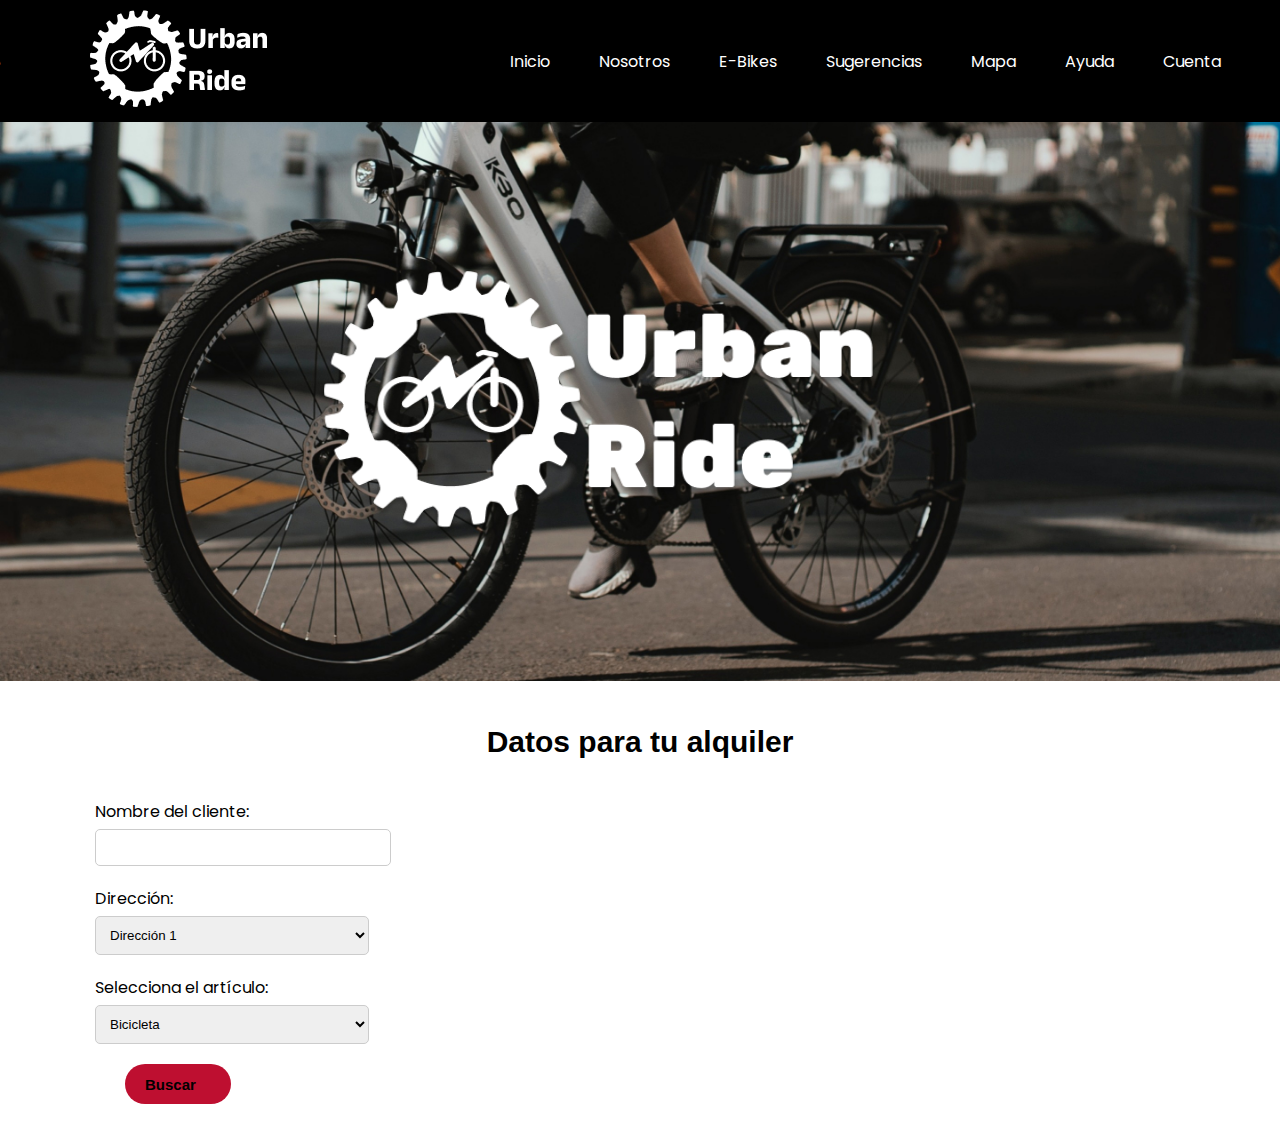
<file: UrbanRide/alquiler.html>
<!DOCTYPE html>
<html lang="en">
<head>
    <meta charset="UTF-8">
    <meta name="viewport" content="width=device-width, initial-scale=1.0">
    <link rel="stylesheet" type="text/css" href="css/alquiler.css">
    <link rel="stylesheet" href="https://cdnjs.cloudflare.com/ajax/libs/font-awesome/6.4.2/css/all.min.css">
    <title>UrbanRide - eBikes</title>
</head>
<body>

    <!-- Cabecera principal y menu de navegacion-->
    <header class="cabeceraPrincipal">
        <img class="logoWh" src="images/logoWh.png">
        <nav class="menuPrincipal">
            <a href="inicio.html">Inicio</a>
            <a href="nosotros.html">Nosotros</a>
            <a href="eBikes.html">E-Bikes</a>
            <a href="">Sugerencias</a>
            <a href="">Mapa</a>
            <a href="Ayuda.html">Ayuda</a>
            <a href="login.html"><i class="fa-solid fa-user"></i> Cuenta</a>
        </nav>
    </header>

    <!-- Contenido de la pagina web-->

    <article class="eBike">
        <img src="images/eBike.jpg">
        <img src="images/logo2.png" class="logo">
    </article>

    <section class="titulos">
        <h3>Datos para tu alquiler</h3>
    </section>

    <section class="rent">
        <form action="#" method="post" id="alquiler-form">
            <section class="form-group">
                <label for="nombre">Nombre del cliente:</label>
                <input type="text" id="nombre" name="nombre" required>
            </section>

            <section class="form-group">
                <label for="direccion">Dirección:</label>
                <select id="direccion" name="direccion" required>
                    <option value="direccion1">Dirección 1</option>
                    <option value="direccion2">Dirección 2</option>
                    <!-- Agrega más opciones según sea necesario -->
                </select>
            </section>

            <section class="form-group">
                <label for="articulo">Selecciona el artículo:</label>
                <select id="articulo" name="articulo" required>
                    <option value="bicicleta">Bicicleta</option>
                    <option value="scooter">Scooter</option>
                    <!-- Agrega más opciones según sea necesario -->
                </select>
            </section>

            <section class="form-group">
                <button type="submit">Buscar</button>
            </section>
        </form>

        <section class="resultados" id="resultados">
            <!-- Resultados -->
        </section>
    </section>

    <script>
        document.getElementById('alquiler-form').addEventListener('submit', function (event) {
        event.preventDefault(); // Evitar que el formulario se envíe
    
        // Simulación de resultados de búsqueda
        var resultados = [
            { imagen: 'ruta_imagen1.jpg', codigo: 'ABC123', estado: 'Disponible', bateria: 80, estrellas: 4 },
            { imagen: 'ruta_imagen2.jpg', codigo: 'XYZ456', estado: 'En uso', bateria: 60, estrellas: 5 },
        ];
    
        mostrarResultados(resultados);
        });
    
        function mostrarResultados(resultados) {
        var resultadosContainer = document.getElementById('resultados');
        resultadosContainer.innerHTML = ''; // Limpiar los resultados anteriores
    
        resultados.forEach(function (resultado) {
            var card = document.createElement('section');
            card.className = 'bikeCard';
    
            // Crear elementos para cada propiedad del resultado
            var imagen = document.createElement('img');
            imagen.src = resultado.imagen;
            var codigo = document.createElement('p');
            codigo.textContent = 'Código: ' + resultado.codigo;
            var estado = document.createElement('p');
            estado.textContent = 'Estado: ' + resultado.estado;
            var bateria = document.createElement('p');
            bateria.textContent = 'Batería: ' + resultado.bateria + '%';
            var estrellas = document.createElement('p');
            estrellas.textContent = 'Estrellas: ' + resultado.estrellas;
    
            // Agregar elementos al card
            card.appendChild(imagen);
            card.appendChild(codigo);
            card.appendChild(estado);
            card.appendChild(bateria);
            card.appendChild(estrellas);
    
            // Agregar card a la sección de resultados
            resultadosContainer.appendChild(card);
        });
        }
    </script>
  
    
</body>
</html>
</file>
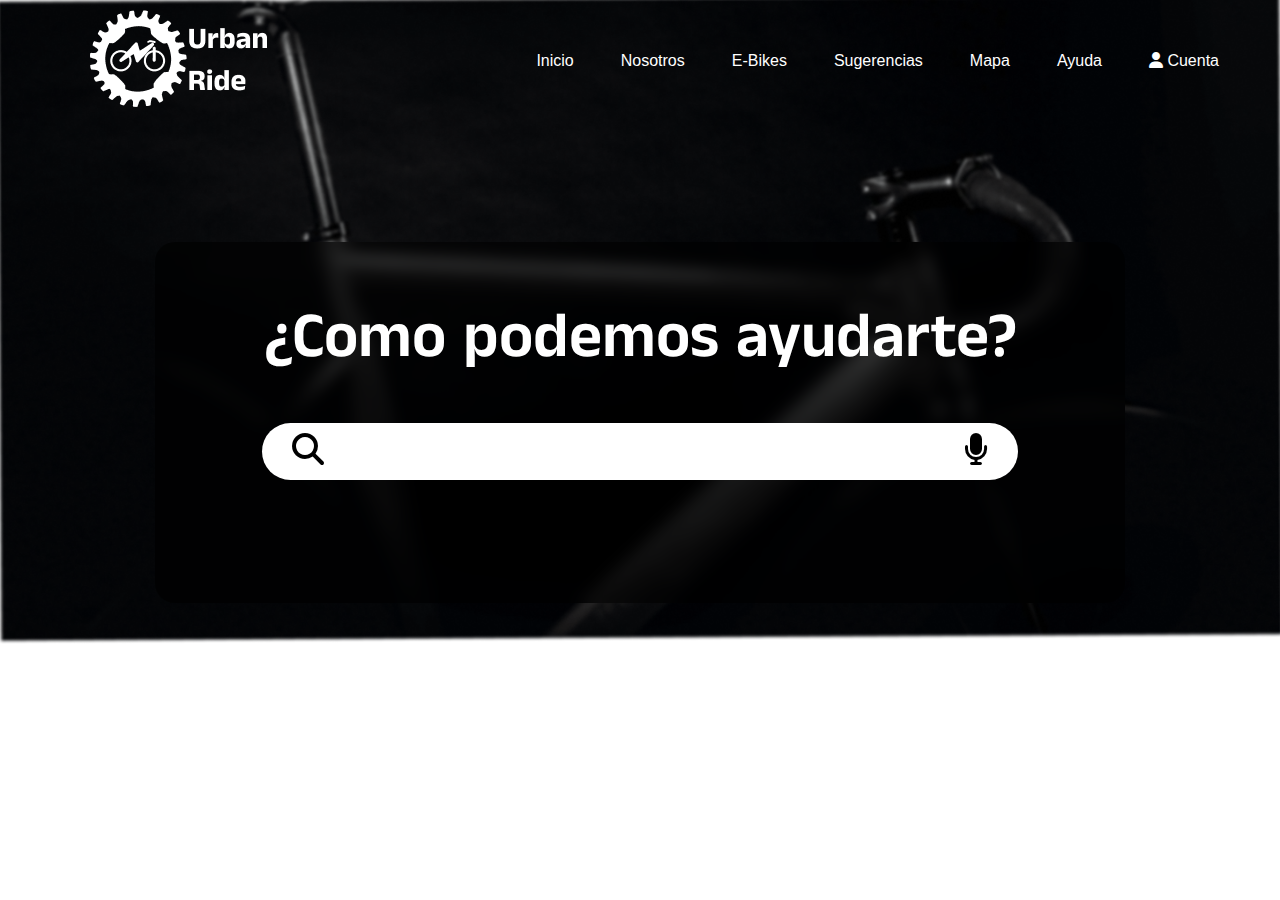
<file: UrbanRide/Ayuda.html>
<!DOCTYPE html>
<html lang="en">
<head>
    <meta charset="UTF-8">
    <meta name="viewport" content="width=device-width, initial-scale=1.0">
    <link rel="stylesheet" href="css/ayudaEstilos.css">
    <link rel="stylesheet" href="https://cdnjs.cloudflare.com/ajax/libs/font-awesome/6.4.2/css/all.min.css">
    <script src="https://code.jquery.com/jquery-3.6.4.min.js"></script>
</head>
<body>
    <main class="principal">
        <header class="cabeceraPrincipal">
            <img class="logoWh" src="images/logoWh.png">
            <nav class="menuPrincipal">
                <a href="inicio.html">Inicio</a>
                <a href="nosotros.html">Nosotros</a>
                <a href="eBikes.html">E-Bikes</a>
                <a href="">Sugerencias</a>
                <a href="#mapa">Mapa</a>
                <a href="Ayuda.html">Ayuda</a>
                <a href="login.html"><i class="fa-solid fa-user"></i> Cuenta</a>
            </nav>
        </header>



        <section class="Frase">
            <h1>¿Como podemos ayudarte?</h1>
            <article class="Barra">
                <i class="fa-solid fa-magnifying-glass" style=" color: black;"></i>
                <i class="fa-solid fa-microphone" style="color: black;"></i>
            </article>
        </section>
    </main>
    

    
    
</body>
</html>
</file>
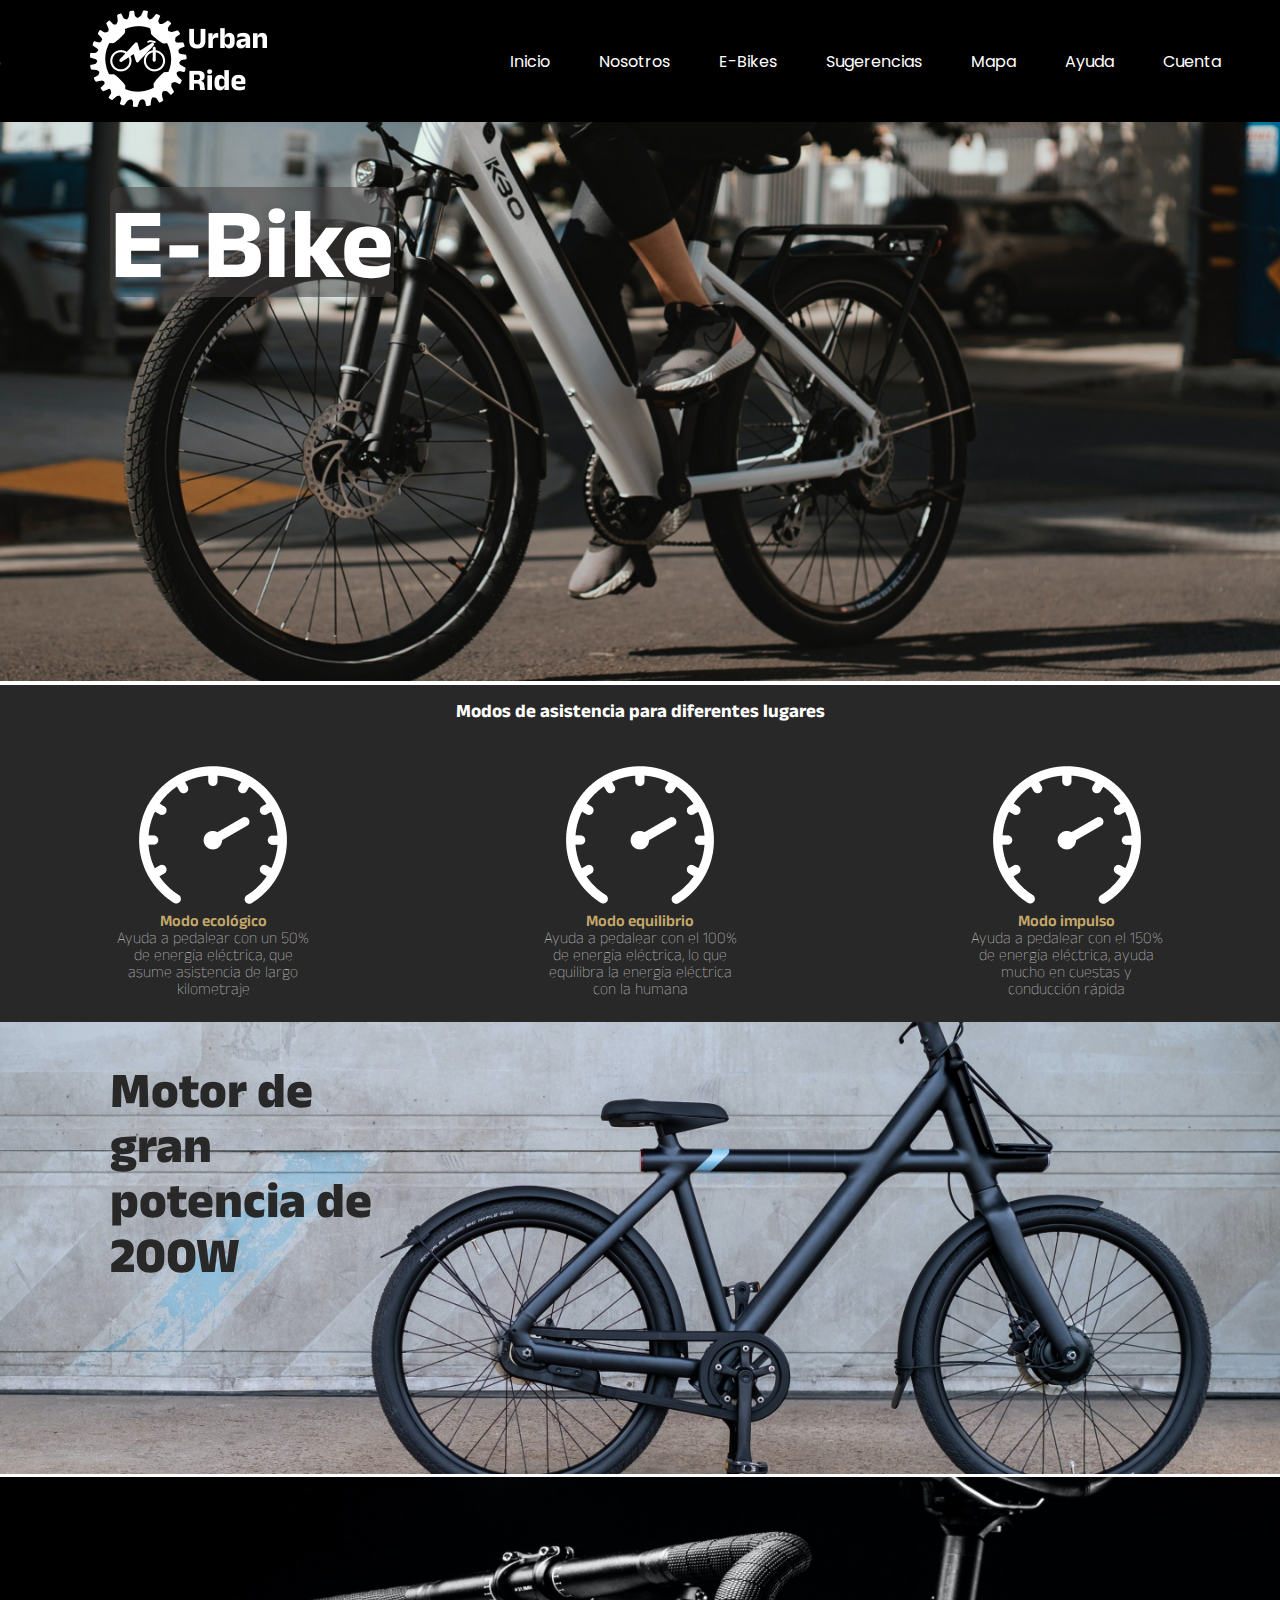
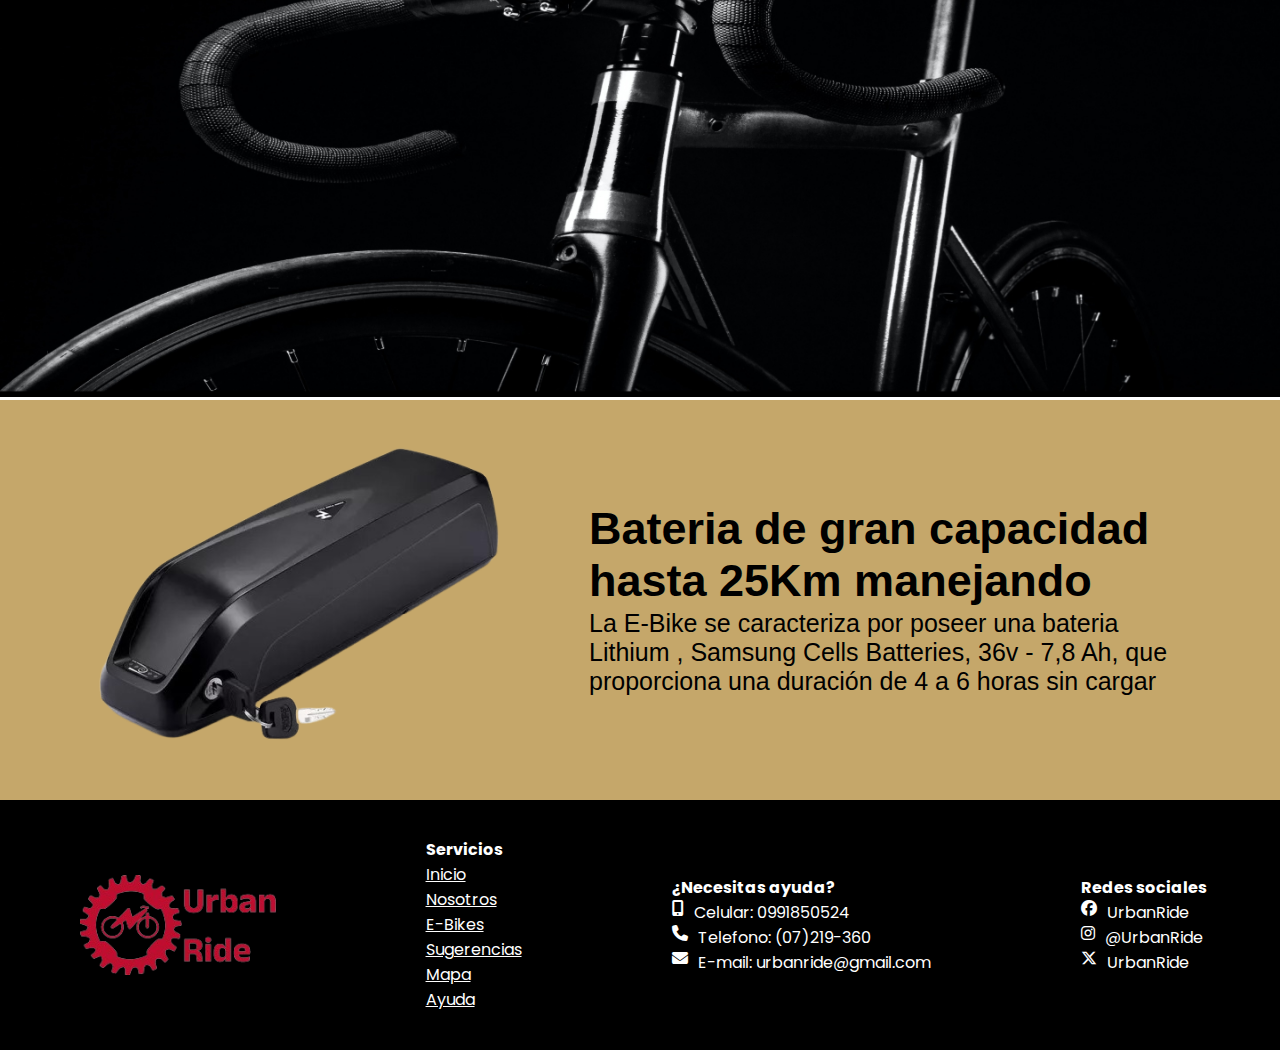
<file: UrbanRide/bikeInfo.html>
<!DOCTYPE html>
<html lang="en">
<head>
    <meta charset="UTF-8">
    <meta name="viewport" content="width=device-width, initial-scale=1.0">
    <link rel="stylesheet" type="text/css" href="css/bikeInfoEstilos.css">
    <link rel="stylesheet" href="https://cdnjs.cloudflare.com/ajax/libs/font-awesome/6.4.2/css/all.min.css">
    <title>UrbanRide - eBikes</title>
</head>
<body>

    <!-- Cabecera principal y menu de navegacion-->
    <header class="cabeceraPrincipal">
        <img class="logoWh" src="images/logoWh.png">
        <nav class="menuPrincipal">
            <a href="inicio.html">Inicio</a>
            <a href="nosotros.html">Nosotros</a>
            <a href="eBikes.html">E-Bikes</a>
            <a href="">Sugerencias</a>
            <a href="">Mapa</a>
            <a href="">Ayuda</a>
            <a href="login.html"><i class="fa-solid fa-user"></i> Cuenta</a>
        </nav>
    </header>

    <!-- Contenido de la pagina web-->

    <article class="eBike">
        <img src="images/eBike.jpg">
        <h2>E-Bike</h2>
    </article>

    <section class="information">
        <article class="info1">
            <h3>Modos de asistencia para diferentes lugares</h3>
            <section class="cards">
                <article class="infoCard">
                    <img src="images/info1Card.png">
                    <h4>Modo ecológico</h4>
                    <p>Ayuda a pedalear con un 50% de energía eléctrica, que asume asistencia de largo kilometraje</p>
                </article>
                <article class="infoCard">
                    <img src="images/info1Card.png">
                    <h4>Modo equilibrio</h4>
                    <p>Ayuda a pedalear con el 100% de energía eléctrica, lo que equilibra la energía eléctrica con la humana</p>
                </article>
                <article class="infoCard">
                    <img src="images/info1Card.png">
                    <h4>Modo impulso</h4>
                    <p>Ayuda a pedalear con el 150% de energía eléctrica, ayuda mucho en cuestas y conducción rápida</p>
                </article>
            </section>    
        </article>

        <article class="info2">
            <img src="images/bikeInfo/info2.jpg">
            <p>Motor de gran potencia de 200W</p>
        </article>
    
        <article class="info3">
            <img src="images/bikeInfo/info3.jpg">
        </article>
    
        <article class="info4">
            <img src="images/bikeInfo/info4.png">
            <section>
                <h3>Bateria de gran capacidad hasta 25Km manejando</h3>
                <p>La E-Bike se caracteriza por poseer una bateria Lithium , Samsung Cells Batteries, 36v - 7,8 Ah, 
                    que proporciona una duración de 4 a 6 horas sin cargar</p>
            </section>
        </article>
    </section>

    

    <!-- Pie de pagina -->

    <footer class="piePag">
        <img src="images/logoRd.png">
        <section>
            <h4>Servicios</h4>
            <a href="index.html">Inicio</a>
            <a href="nosotros.html">Nosotros</a>
            <a href="eBikes.html">E-Bikes</a>
            <a href="">Sugerencias</a>
            <a href="">Mapa</a>
            <a href="Ayuda.html">Ayuda</a>
        </section>
        <section>
            <h4>¿Necesitas ayuda?</h4>
            <a class="Cuenta">
                <i class="fa-solid fa-mobile-screen-button" style="color: #ffffff;"></i> Celular: 0991850524
            </a>
            <a class="Cuenta">
                <i class="fa-solid fa-phone" style="color: #ffffff;"></i> Telefono: (07)219-360
            </a>
            <a class="Cuenta">
                <i class="fa-solid fa-envelope" style="color: #ffffff;"></i> E-mail: urbanride@gmail.com
            </a>
        </section>
        <section>
            <h4>Redes sociales</h4>
            <a>
                <i class="fa-brands fa-facebook" style="color: #ffffff;"></i></i> UrbanRide
            </a>
            <a>
                <i class="fa-brands fa-instagram" style="color: #ffffff;"></i> @UrbanRide
            </a>
            <a>
                <i class="fa-brands fa-x-twitter" style="color: #ffffff;"></i> UrbanRide
            </a>
        </section>
    </footer>
</body>
</html>
</file>
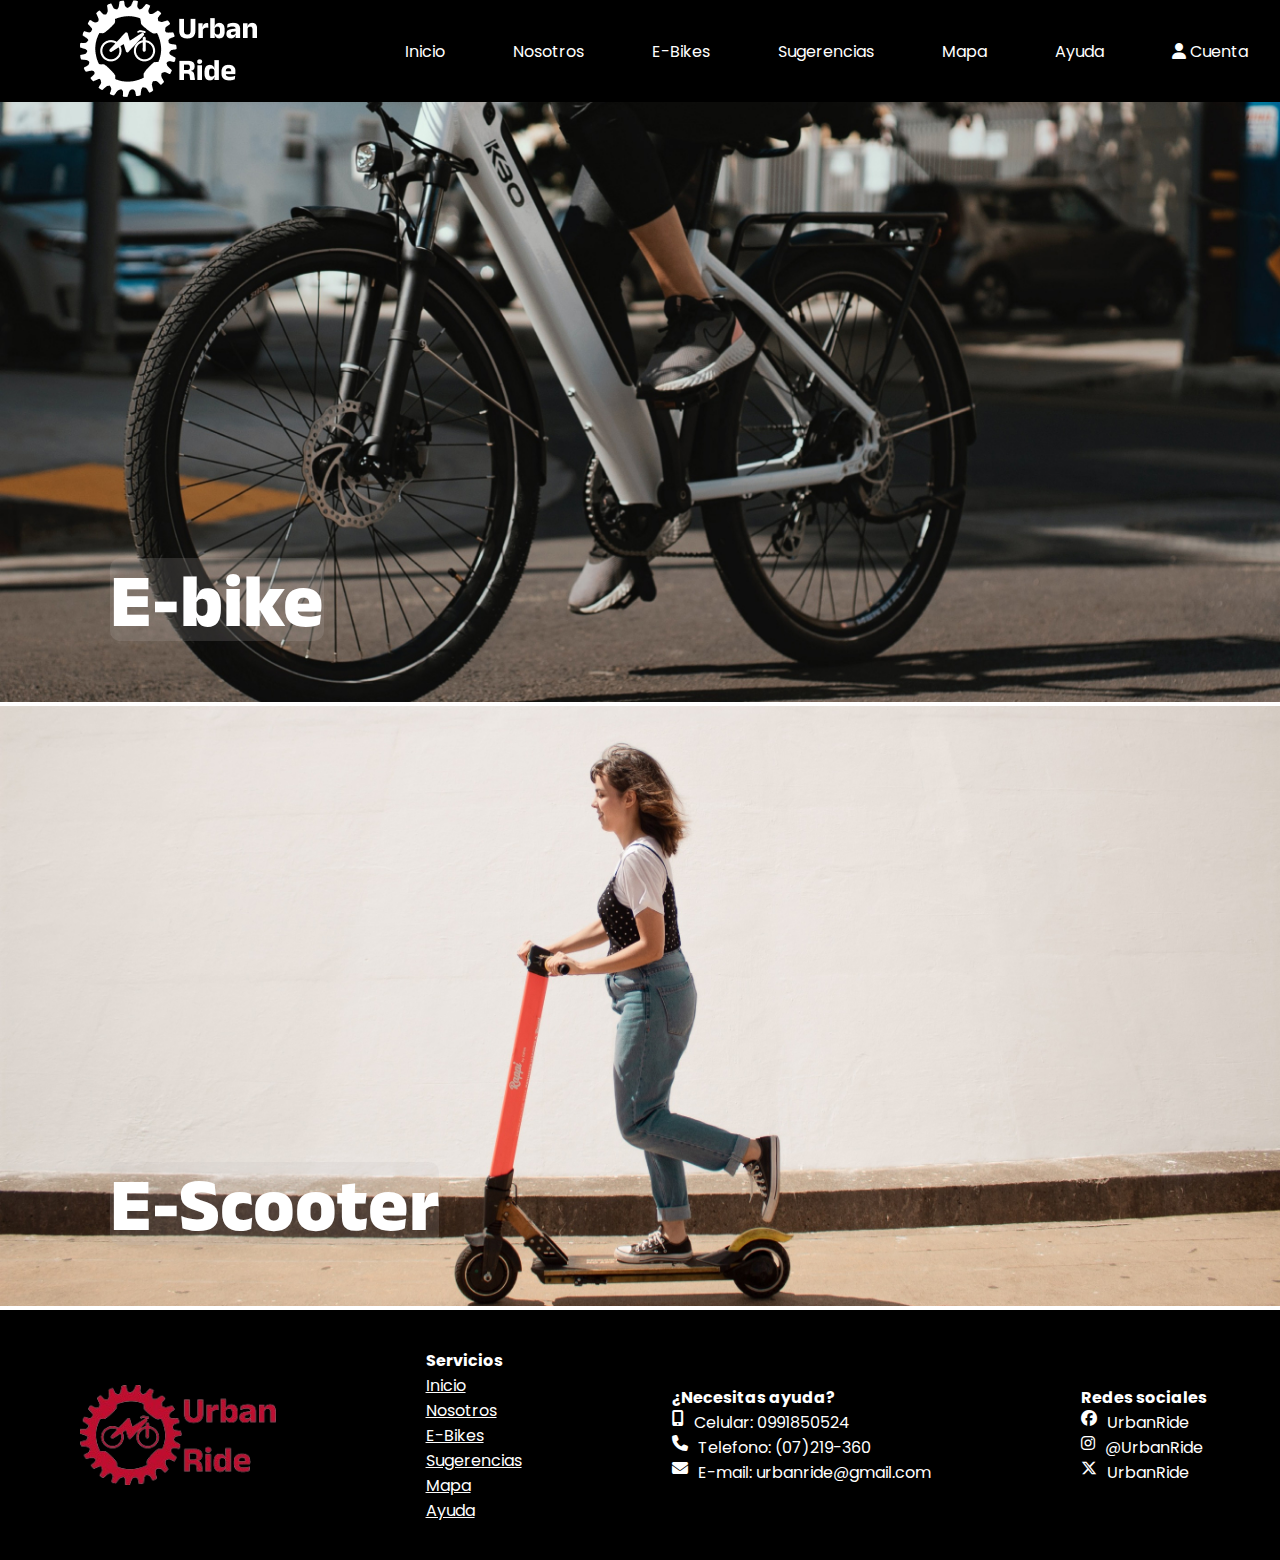
<file: UrbanRide/eBikes.html>
<!DOCTYPE html>
<html lang="en">
<head>
    <meta charset="UTF-8">
    <meta name="viewport" content="width=device-width, initial-scale=1.0">
    <link rel="stylesheet" type="text/css" href="css/eBikesEstilos.css">
    <link rel="stylesheet" href="https://cdnjs.cloudflare.com/ajax/libs/font-awesome/6.4.2/css/all.min.css">
    <title>UrbanRide - eBikes</title>
</head>
<body>
    <header class="cabeceraPrincipal">
        <img class="logoWh" src="images/logoWh.png">
        <nav class="menuPrincipal">
            <a href="inicio.html">Inicio</a>
            <a href="nosotros.html">Nosotros</a>
            <a href="eBikes.html">E-Bikes</a>
            <a href="">Sugerencias</a>
            <a href="">Mapa</a>
            <a href="Ayuda.html">Ayuda</a>
            <a href="login.html"><i class="fa-solid fa-user"></i> Cuenta</a>
        </nav>
    </header>

    <article class="eBike">
        <img src="images/eBike.jpg">
        <a href="bikeInfo.html">E-bike</a>
    </article>

    <article class="eScooter">
        <img src="images/eScooter.jpg">
        <a href="scooterInfo.html">E-Scooter</a>
    </article>

    <!-- Pie de pagina -->

    <footer class="piePag">
        <img src="images/logoRd.png">
        <section>
            <h4>Servicios</h4>
            <a href="">Inicio</a>
            <a href="">Nosotros</a>
            <a href="">E-Bikes</a>
            <a href="">Sugerencias</a>
            <a href="">Mapa</a>
            <a href="">Ayuda</a>
        </section>
        <section>
            <h4>¿Necesitas ayuda?</h4>
            <a class="Cuenta">
                <i class="fa-solid fa-mobile-screen-button" style="color: #ffffff;"></i> Celular: 0991850524
            </a>
            <a class="Cuenta">
                <i class="fa-solid fa-phone" style="color: #ffffff;"></i> Telefono: (07)219-360
            </a>
            <a class="Cuenta">
                <i class="fa-solid fa-envelope" style="color: #ffffff;"></i> E-mail: urbanride@gmail.com
            </a>
        </section>
        <section>
            <h4>Redes sociales</h4>
            <a>
                <i class="fa-brands fa-facebook" style="color: #ffffff;"></i></i> UrbanRide
            </a>
            <a>
                <i class="fa-brands fa-instagram" style="color: #ffffff;"></i> @UrbanRide
            </a>
            <a>
                <i class="fa-brands fa-x-twitter" style="color: #ffffff;"></i> UrbanRide
            </a>
        </section>
    </footer>
</body>
</html>
</file>
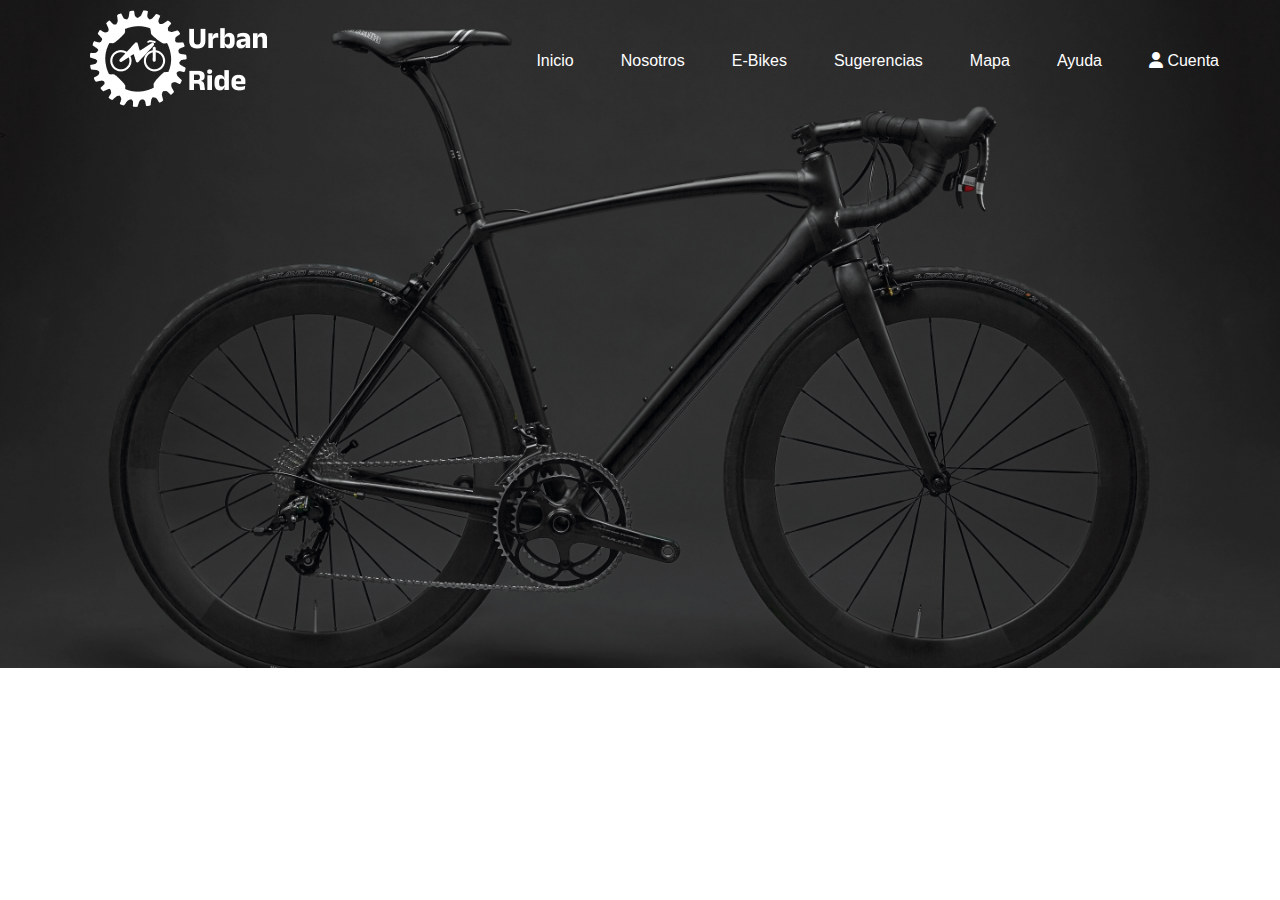
<file: UrbanRide/header.html>
<!DOCTYPE html>
<html>
<head>
	<meta charset="utf'8">
	<meta name="viewport" content="wifth=device'width,
	intial'scale=1">
	<link rel="stylesheet" type="text/css" href="css/inicioEstilos.css">
	<link rel="stylesheet" href="https://cdnjs.cloudflare.com/ajax/libs/font-awesome/6.4.2/css/all.min.css">
    <script src="https://code.jquery.com/jquery-3.6.4.min.js"></script>
</head>
<body>
    <main class="principal">
        <header class="cabeceraPrincipal">
            <img class="logoWh" src="images/logoWh.png">
            <nav class="menuPrincipal">
                <a href="inicio.html">Inicio</a>
                <a href="nosotros.html">Nosotros</a>
                <a href="eBikes.html">E-Bikes</a>
                <a href="">Sugerencias</a>
                <a href="#mapa">Mapa</a>
                <a href="Ayuda.html">Ayuda</a>
                <article class="menuCuenta">
                    <a href="#" id="cuentaDropdown"><i class="fa-solid fa-user"></i> Cuenta</a>
                    <article class="cuentaDropdown">
                        <a href="login.html">Iniciar Sesion</a>
                        <a href="php/registrar.php">Registrarse</a>
                    </article>
                </article>
                
            </nav>
        </header>
</body>
<script>
    $(document).ready(function(){
        $("#cuentaDropdown").click(function(){
            $(".cuentaDropdown").toggleClass("activo");
        });
    });
    </script>

</html>>
</file>
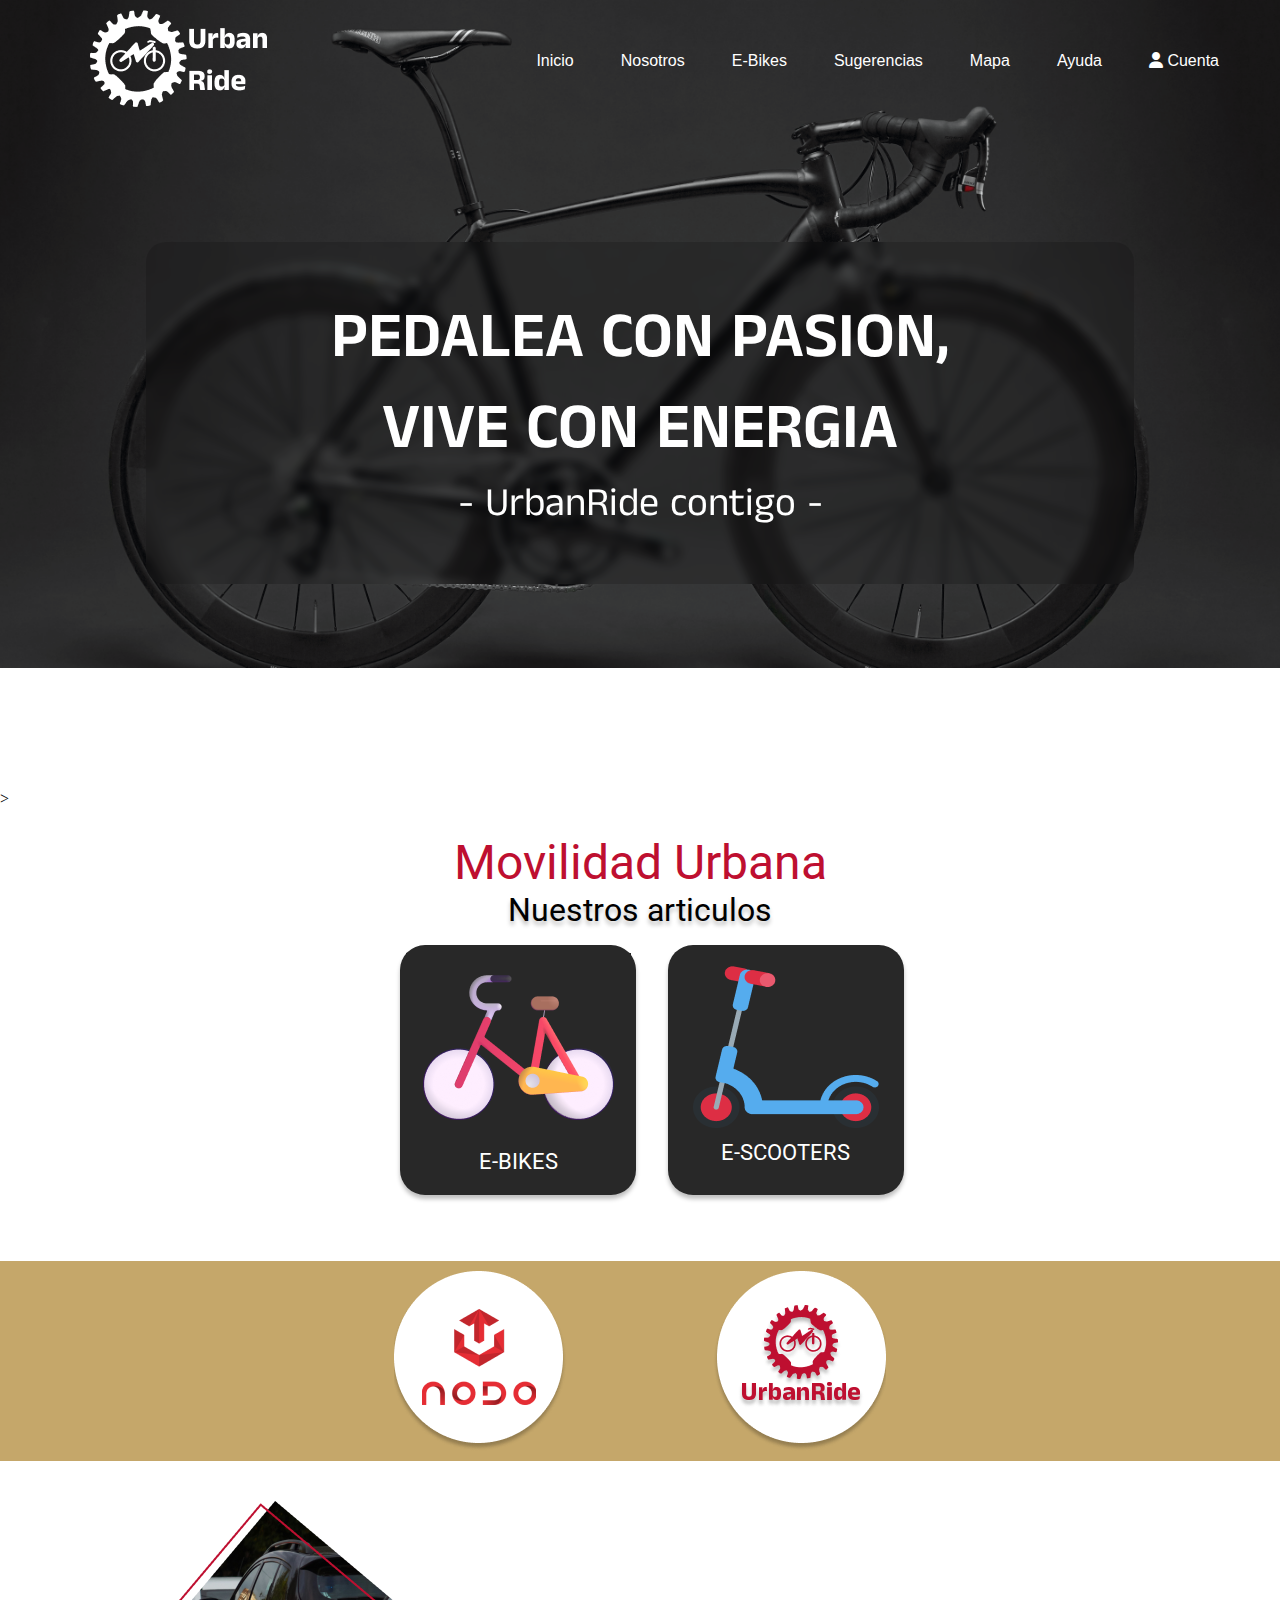
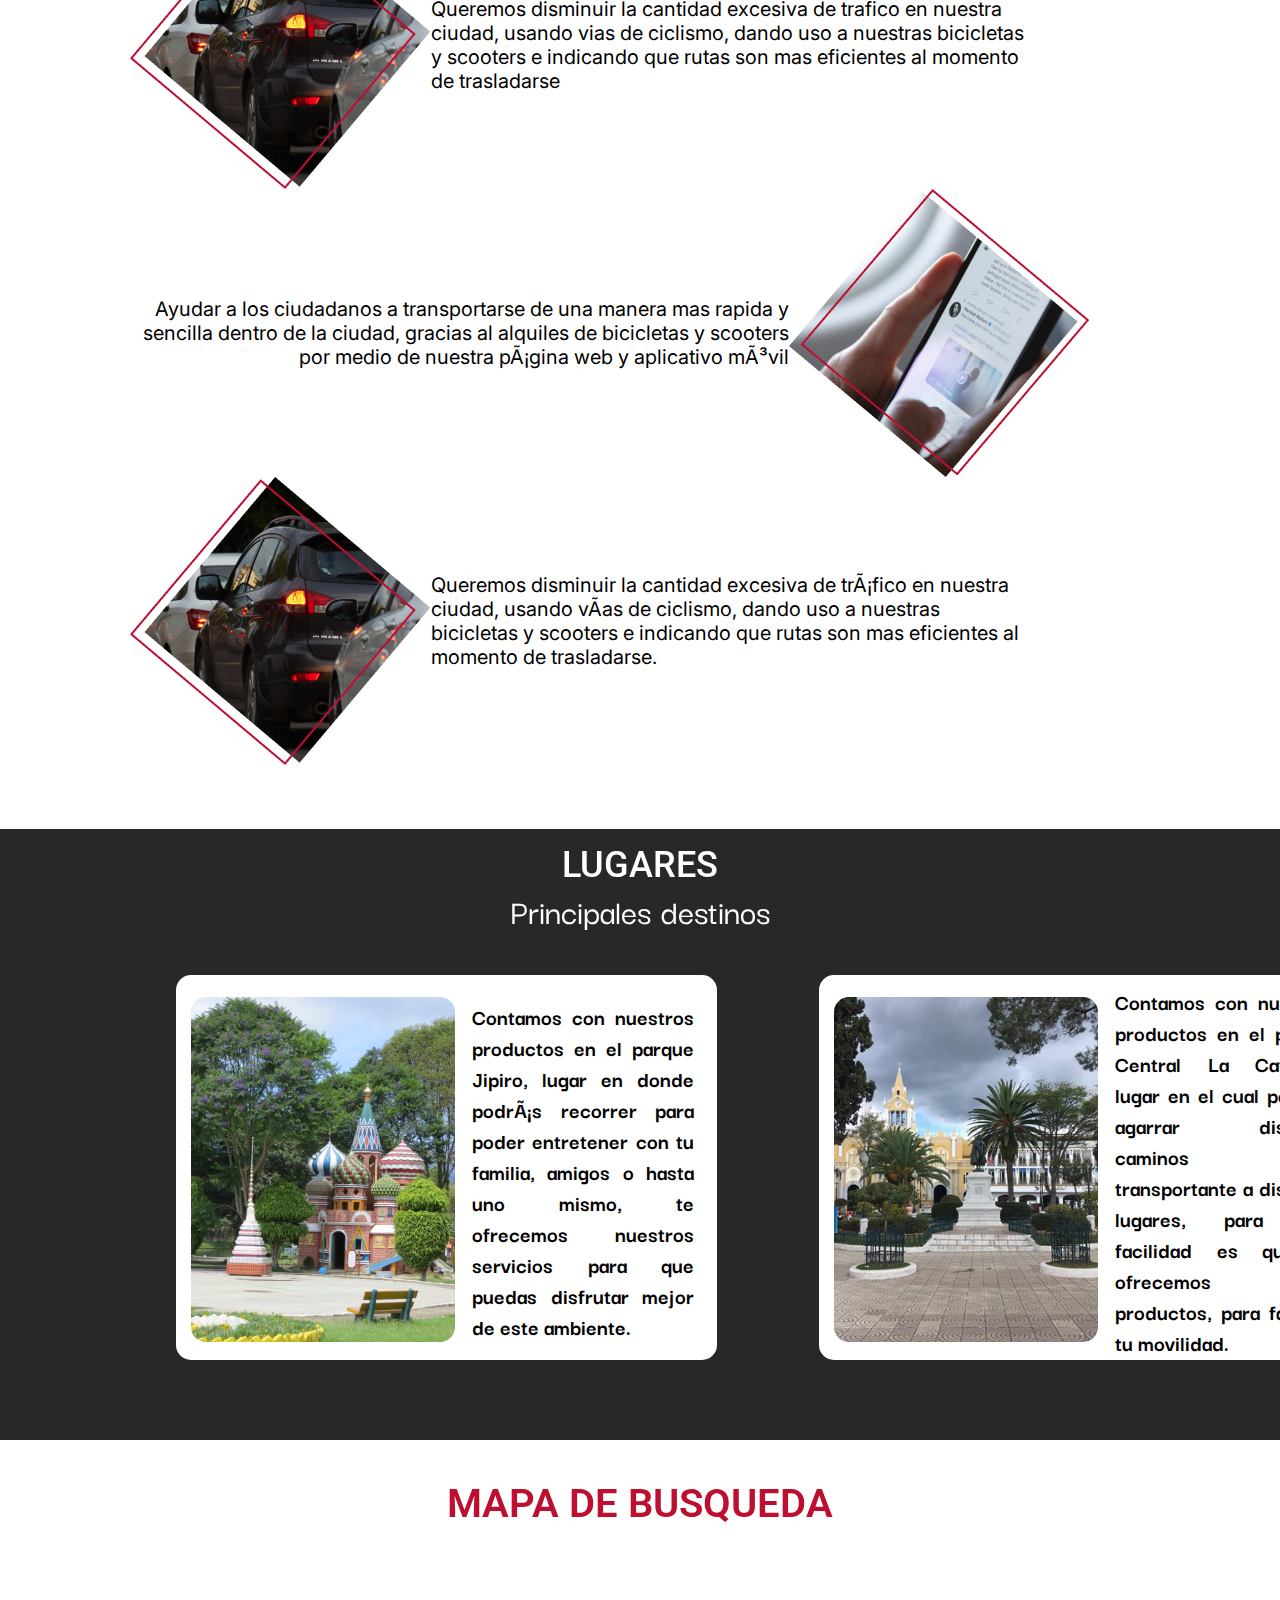
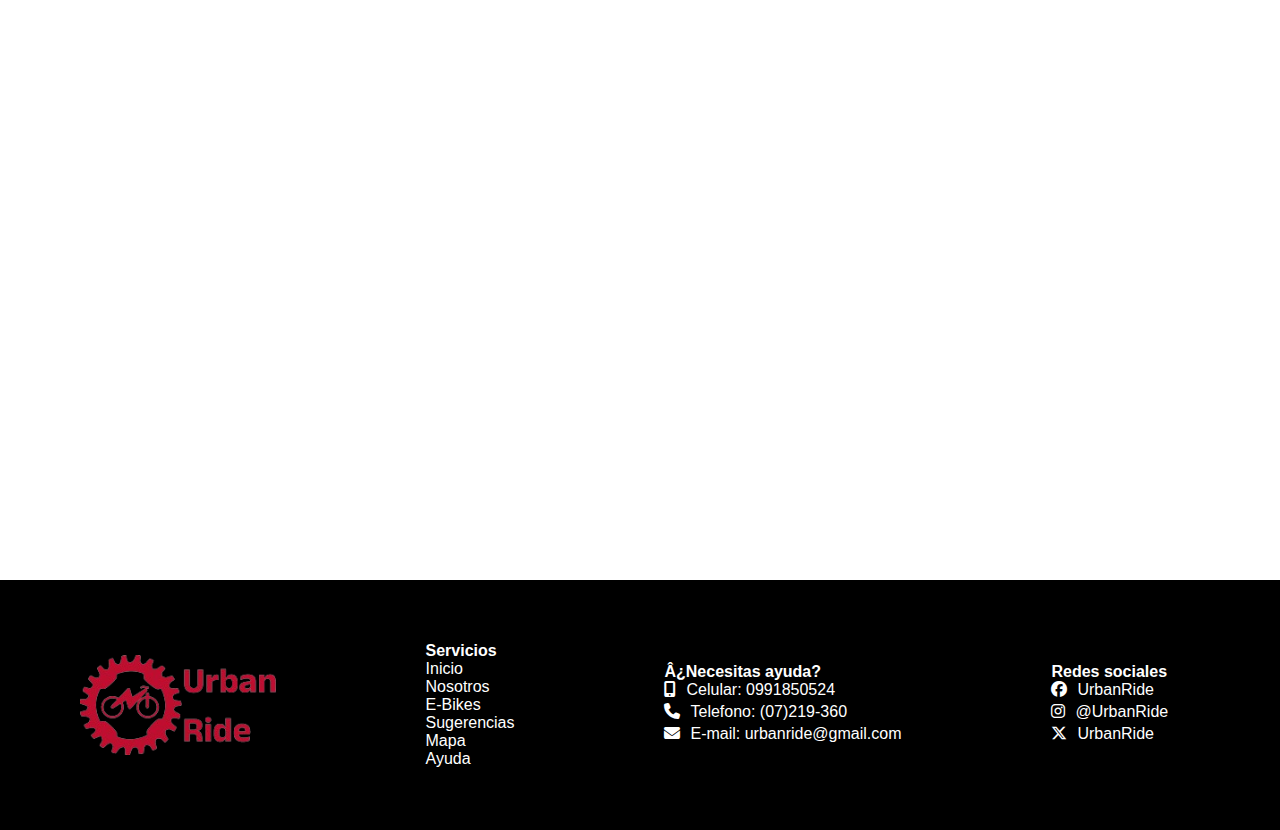
<file: UrbanRide/inicio.html>
<!DOCTYPE html>
<html>
<head>
	<meta charset="utf'8">
	<meta name="viewport" content="wifth=device'width,
	intial'scale=1">
	<link rel="stylesheet" type="text/css" href="css/inicioEstilos.css">
	<link rel="stylesheet" href="https://cdnjs.cloudflare.com/ajax/libs/font-awesome/6.4.2/css/all.min.css">
    <script src="https://code.jquery.com/jquery-3.6.4.min.js"></script>
</head>
<body>
    <main class="principal">
        <header class="cabeceraPrincipal">
            <img class="logoWh" src="images/logoWh.png">
            <nav class="menuPrincipal">
                <a href="inicio.html">Inicio</a>
                <a href="nosotros.html">Nosotros</a>
                <a href="eBikes.html">E-Bikes</a>
                <a href="">Sugerencias</a>
                <a href="#mapa">Mapa</a>
                <a href="">Ayuda</a>
                <a href="login.html"><i class="fa-solid fa-user"></i> Cuenta</a>
            </nav>
        </header>
    
        <section class="Frase">
            <h1> PEDALEA CON PASION,</h1>
            <h2>VIVE CON ENERGIA</h2>
            <p> - UrbanRide contigo - </p>
        </section>
        <section class="titulosPage">
            <h3>Movilidad Urbana</h3>
            <h4>Nuestros articulos</h4>
        </section>

        <section class="servicios">
            <article class="itemCard">
                <img class="bike" src="images/bikeCard.png">
                <h5>E-BIKES</h5>
            </article>
    
            <article class="itemCard">
                <img class="scooter" src="images/scooterCard.png">
                <h5>E-SCOOTERS</h5>
            </article>
        </section>

        <section class="logos">
            <article>
                <img src="images/EmpresaNodo.png" alt="">
            </article>
    
            <article>
                <img src="images/empresaUrban.png" alt="">
            </article>
        </section>

        <section class="noticias">
            <article class="noticia1">
                <img src="images/carro.jpg" alt="">
                <p>Queremos disminuir la cantidad excesiva de trafico en nuestra ciudad, usando vias de 
                    ciclismo, dando uso a nuestras bicicletas y  scooters e indicando que rutas son mas 
                    eficientes al momento de trasladarse</p>
            </article>
            <article class="noticia2">
                <p>Ayudar a los ciudadanos a transportarse de una manera mas rapida y sencilla dentro de la 
                    ciudad, gracias al alquiles de bicicletas y scooters por medio de nuestra página web y
                     aplicativo móvil</p>
                <img src="images/celular.jpg" alt="">
                
            </article>
            <article class="noticia3">
                <img src="images/carro.jpg" alt="">
                <p>Queremos disminuir la cantidad excesiva de tráfico en nuestra ciudad, usando vías de 
                    ciclismo, dando uso a nuestras bicicletas y scooters e indicando que rutas son mas 
                    eficientes al momento de trasladarse.</p>
            </article>
        </section>

        <section class="lugar">
            <h1>LUGARES</h1>
            <h2>Principales destinos</h2>
                <section class="imglugar">
                    <article class="lugar1">
                        <img src="images/lugar1.jpg" alt="">
                        <p>Contamos con nuestros productos en el parque Jipiro, lugar en donde podrás recorrer para poder entretener con tu familia, amigos o hasta uno mismo, te ofrecemos nuestros servicios para que puedas disfrutar mejor de este ambiente.</p>
                    </article>
                    <article class="lugar2">
                        <img src="images/lugar2.jpg" alt="">
                        <p>Contamos con nuestros productos en el parque Central La Catedral, lugar en el cual podrás agarrar distintos caminos para transportante a distintos lugares, para mas facilidad es que te ofrecemos estos productos, para facilitar tu movilidad.</p>
                    </article>
            </section>
        </section>

        <section class="mapa" id="mapa">
            <h1>MAPA DE BUSQUEDA</h1>
            <div class="mapouter">
                <div class="gmap_canvas">
                    <iframe width="100%" height="560" id="gmap_canvas" src="https://maps.google.com/maps?q=loja+24+de+mayo&t=&z=13&ie=UTF8&iwloc=&output=embed" frameborder="0" scrolling="no" marginheight="0" marginwidth="0"></iframe>
                </div>
            </div>
        </section>
        
        <footer class="piePag">
            <img src="images/logoRd.png">
            <section>
                <h4>Servicios</h4>
                <a href="">Inicio</a>
                <a href="">Nosotros</a>
                <a href="">E-Bikes</a>
                <a href="">Sugerencias</a>
                <a href="">Mapa</a>
                <a href="">Ayuda</a>
            </section>
            <section>
                <h4>¿Necesitas ayuda?</h4>
                <a class="Cuenta">
                    <i class="fa-solid fa-mobile-screen-button" style="color: #ffffff;"></i> Celular: 0991850524
                </a>
                <a class="Cuenta">
                    <i class="fa-solid fa-phone" style="color: #ffffff;"></i> Telefono: (07)219-360
                </a>
                <a class="Cuenta">
                    <i class="fa-solid fa-envelope" style="color: #ffffff;"></i> E-mail: urbanride@gmail.com
                </a>
            </section>
            <section>
                <h4>Redes sociales</h4>
                <a>
                    <i class="fa-brands fa-facebook" style="color: #ffffff;"></i></i> UrbanRide
                </a>
                <a>
                    <i class="fa-brands fa-instagram" style="color: #ffffff;"></i> @UrbanRide
                </a>
                <a>
                    <i class="fa-brands fa-x-twitter" style="color: #ffffff;"></i> UrbanRide
                </a>
            </section>
        </footer>
    </main>
</body>
<script>
    $(document).ready(function() {
        $('a[href^="#mapa"]').on('click', function(event) {
            var target = $($(this).attr('href'));
            if (target.length) {
                event.preventDefault();
                $('html, body').animate({
                    scrollTop: target.offset().top
                }, 1000);
            }
        });
    });
    </script>
</html>>
</file>
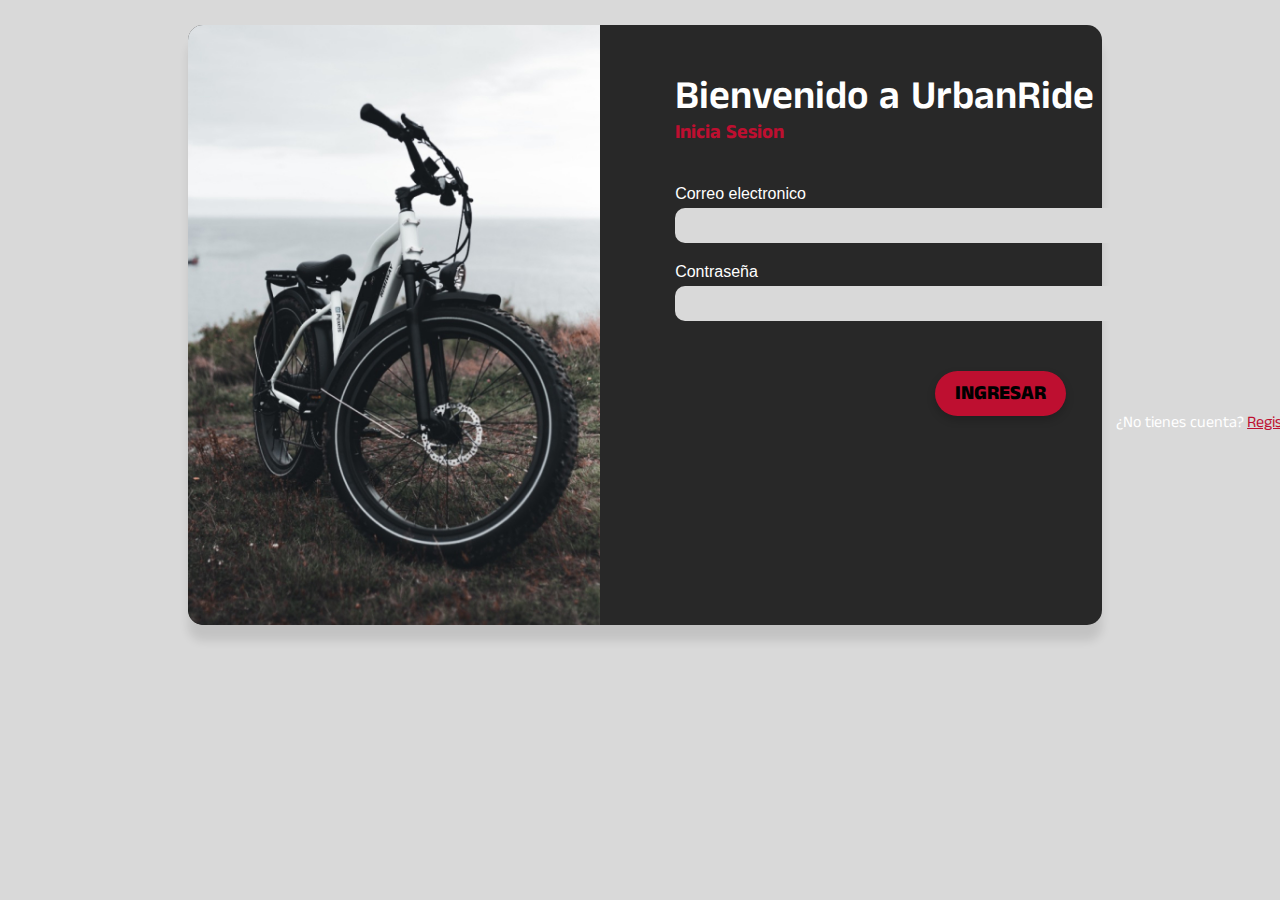
<file: UrbanRide/login.html>
<!DOCTYPE html>
<html>
<head>
	<meta charset="utf-8">
	<meta name="viewport" content="wifth=device'width,
	intial'scale=1">
	<link rel="stylesheet" type="text/css" href="css/login.css">
	<link rel="stylesheet" href="https://cdnjs.cloudflare.com/ajax/libs/font-awesome/6.4.2/css/all.min.css">
</head>
<body>
    <article class="loginContainer">
        <img src="images/login.jpg">

        <section class="registro">
            <h2>Bienvenido a UrbanRide</h2>
            <h3>Inicia Sesion</h3>

            <form action="php/validar.php" method="post">
                <section class="input">
                    <label for="username">Correo electronico</label>
                    <input type="text" id="correo" name="correo" required>
                </section>
                <section class="input">
                    <label for="contrasena">Contraseña</label>
                    <input type="password" id="contrasena" name="contrasena" required>
                </section>

                <button class="boton">INGRESAR</button>
			</form>

            <section class="createAccount">
                <p>¿No tienes cuenta? </p>
                <a href="php/registrar.php">Registrate</a>
            </section>
        </section>
    </article>
</body>
</html>
</file>
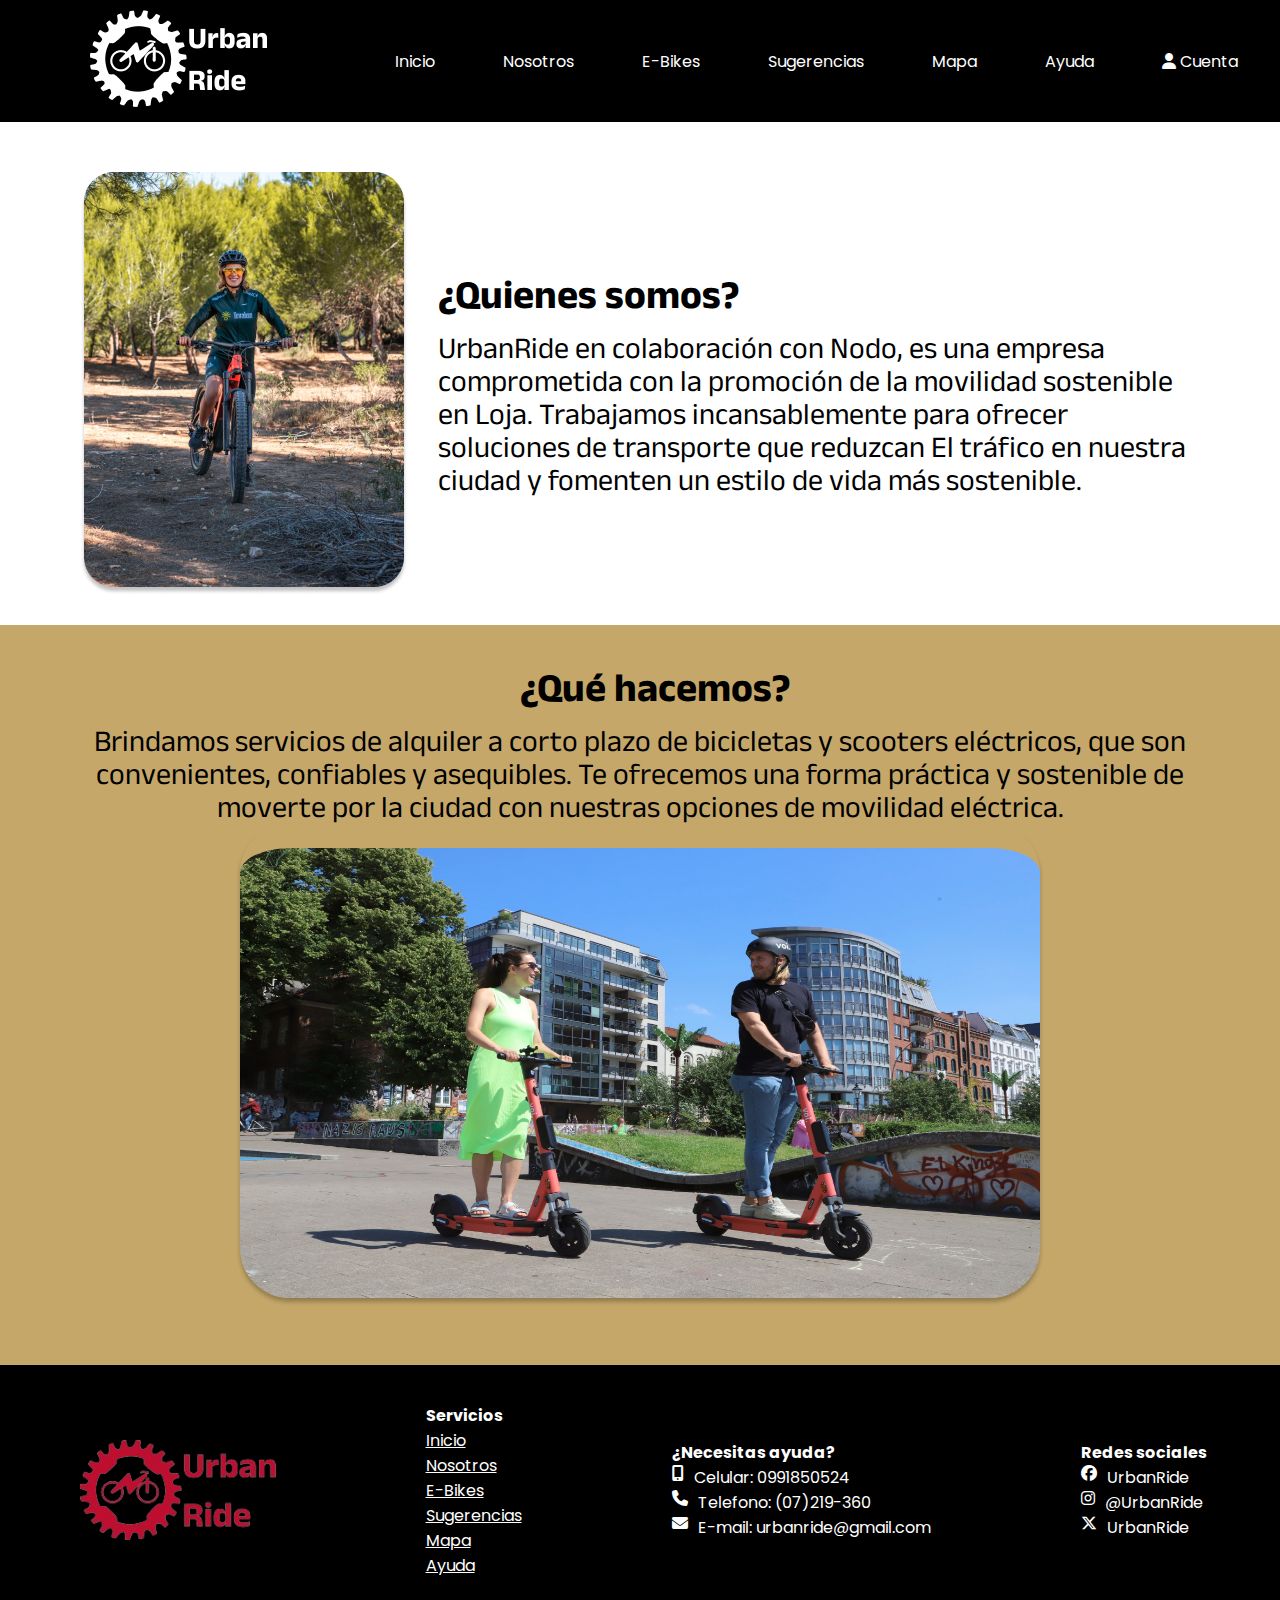
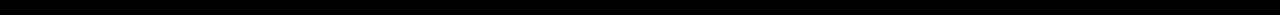
<file: UrbanRide/nosotros.html>
<!DOCTYPE html>
<html lang="en">
<head>
    <meta charset="UTF-8">
    <meta name="viewport" content="width=device-width, initial-scale=1.0">
    <link rel="stylesheet" type="text/css" href="css/nosotrosEstilos.css">
    <link rel="stylesheet" href="https://cdnjs.cloudflare.com/ajax/libs/font-awesome/6.4.2/css/all.min.css">
    <title>UrbanRide - Nosotros</title>
</head>
<body>
    <header class="cabeceraPrincipal">
        <img class="logoWh" src="images/logoWh.png">
        <nav class="menuPrincipal">
            <a href="inicio.html">Inicio</a>
            <a href="nosotros.html">Nosotros</a>
            <a href="eBikes.html">E-Bikes</a>
            <a href="">Sugerencias</a>
            <a href="">Mapa</a>
            <a href="Ayuda.html">Ayuda</a>
            <a href="login.html"><i class="fa-solid fa-user"></i> Cuenta</a>
        </nav>
    </header>
    <article class="info1">
        <img src="images/Image1.jpg">
        <section>
            <h3>¿Quienes somos?</h3>
            <p>UrbanRide en colaboración con Nodo, es una empresa comprometida con la promoción de la movilidad sostenible en Loja. 
                Trabajamos incansablemente para ofrecer soluciones de transporte que reduzcan El tráfico en nuestra ciudad y fomenten un estilo de vida más sostenible. </p>
        </section>
    </article>
    <article class="info2">
        <section>
            <h3>¿Qué hacemos?</h3>
            <p>Brindamos servicios de alquiler a corto plazo de bicicletas y scooters eléctricos, que son convenientes, confiables y asequibles.
                Te ofrecemos una forma práctica y sostenible de moverte por la ciudad con nuestras opciones de movilidad eléctrica.</p>
        </section>
        <img src="images/image2.jpeg">
    </article>
    <footer class="piePag">
        <img src="images/logoRd.png">
        <section>
            <h4>Servicios</h4>
            <a href="">Inicio</a>
            <a href="">Nosotros</a>
            <a href="">E-Bikes</a>
            <a href="">Sugerencias</a>
            <a href="">Mapa</a>
            <a href="">Ayuda</a>
        </section>
        <section>
            <h4>¿Necesitas ayuda?</h4>
            <a class="Cuenta">
                <i class="fa-solid fa-mobile-screen-button" style="color: #ffffff;"></i> Celular: 0991850524
            </a>
            <a class="Cuenta">
                <i class="fa-solid fa-phone" style="color: #ffffff;"></i> Telefono: (07)219-360
            </a>
            <a class="Cuenta">
                <i class="fa-solid fa-envelope" style="color: #ffffff;"></i> E-mail: urbanride@gmail.com
            </a>
        </section>
        <section>
            <h4>Redes sociales</h4>
            <a>
                <i class="fa-brands fa-facebook" style="color: #ffffff;"></i></i> UrbanRide
            </a>
            <a>
                <i class="fa-brands fa-instagram" style="color: #ffffff;"></i> @UrbanRide
            </a>
            <a>
                <i class="fa-brands fa-x-twitter" style="color: #ffffff;"></i> UrbanRide
            </a>
        </section>
    </footer>
</body>
</html>
</file>
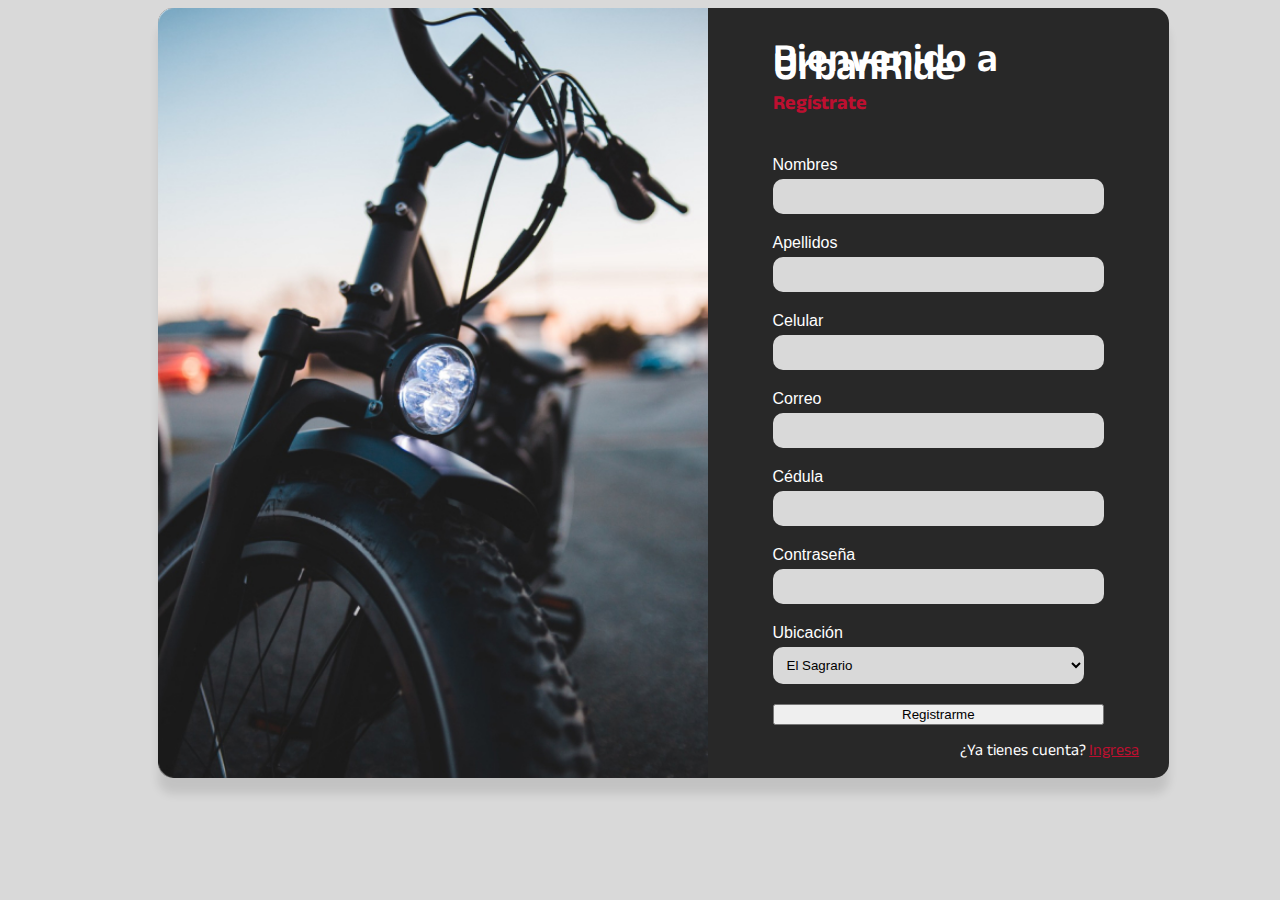
<file: UrbanRide/registro.html>
<!DOCTYPE html>
<html lang="es">

<head>
    <meta charset="utf-8">
    <meta name="viewport" content="width=device-width, initial-scale=1">
    <link rel="stylesheet" type="text/css" href="css/registro.css">
    <link rel="stylesheet" href="https://cdnjs.cloudflare.com/ajax/libs/font-awesome/6.4.2/css/all.min.css">
    <title>Registro - UrbanRide</title>
</head>

<body>
    <article class="loginContainer">
        <img src="images/registro.jpg">
            <section class="login">
                <p>¿Ya tienes cuenta? </p>
                <a href="login.html">Ingresa</a>
            </section>
        </section>

        <form action="php/registrar.php">

            <section class="registro">
                <h2>Bienvenido a UrbanRide</h2>
                <h3>Regístrate</h3>

                <section class="input">
                    <label for="nombres">Nombres</label>
                    <input type="text" id="nombres" name="nombres" required>
                </section>
    
                <section class="input">
                    <label for="apellidos">Apellidos</label>
                    <input type="text" id="apellidos" name="apellidos" required>
                </section>
    
                <section class="input">
                    <label for="celular">Celular</label>
                    <input type="text" id="celular" name="celular" required>
                </section>
    
                <section class="input">
                    <label for="correo">Correo</label>
                    <input type="email" id="correo" name="correo" required>
                </section>
                <section class="input">
                    <label for="cedula">Cédula</label>
                    <input type="text" id="cedula" name="cedula" pattern="[0-9]{10}" inputmode="numeric" required>
                </section>
                <section class="input">
                    <label for="password">Contraseña</label>
                    <input type="password" id="password" name="password" required>
                </section>
    
                <section class="input">
                    <label for="ubicacion">Ubicación</label>
                <select name="ubicacion">
                    <option value="1">El Sagrario</option>
                    <option value="2">Sucre</option>
                    <option value="3">El Valle</option>
                    <option value="4">San Sebastián</option>
                    <option value="5">Punzara</option>
                    <option value="6">Carigán</option>
                </select>
                </section>

                <button type="submit">Registrarme</button>
        </form>
    </article>
</body>

</html>
</file>
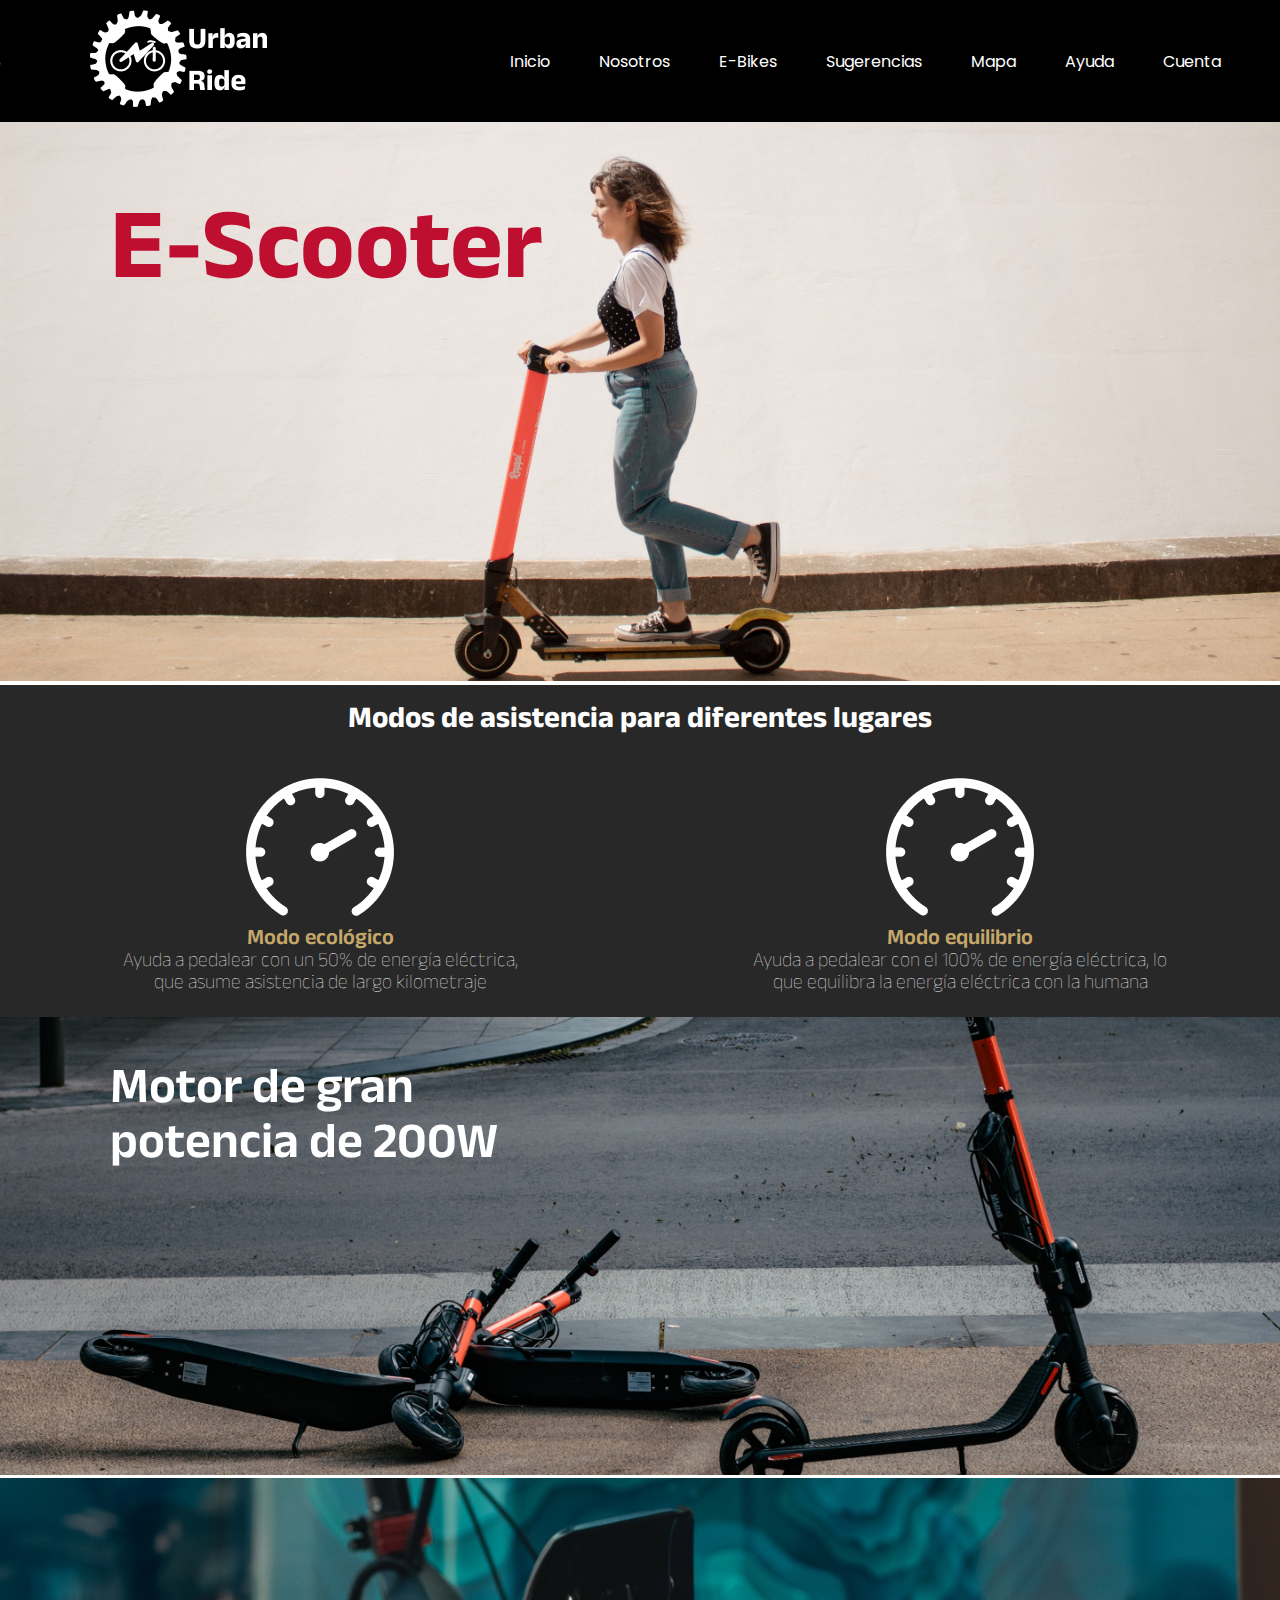
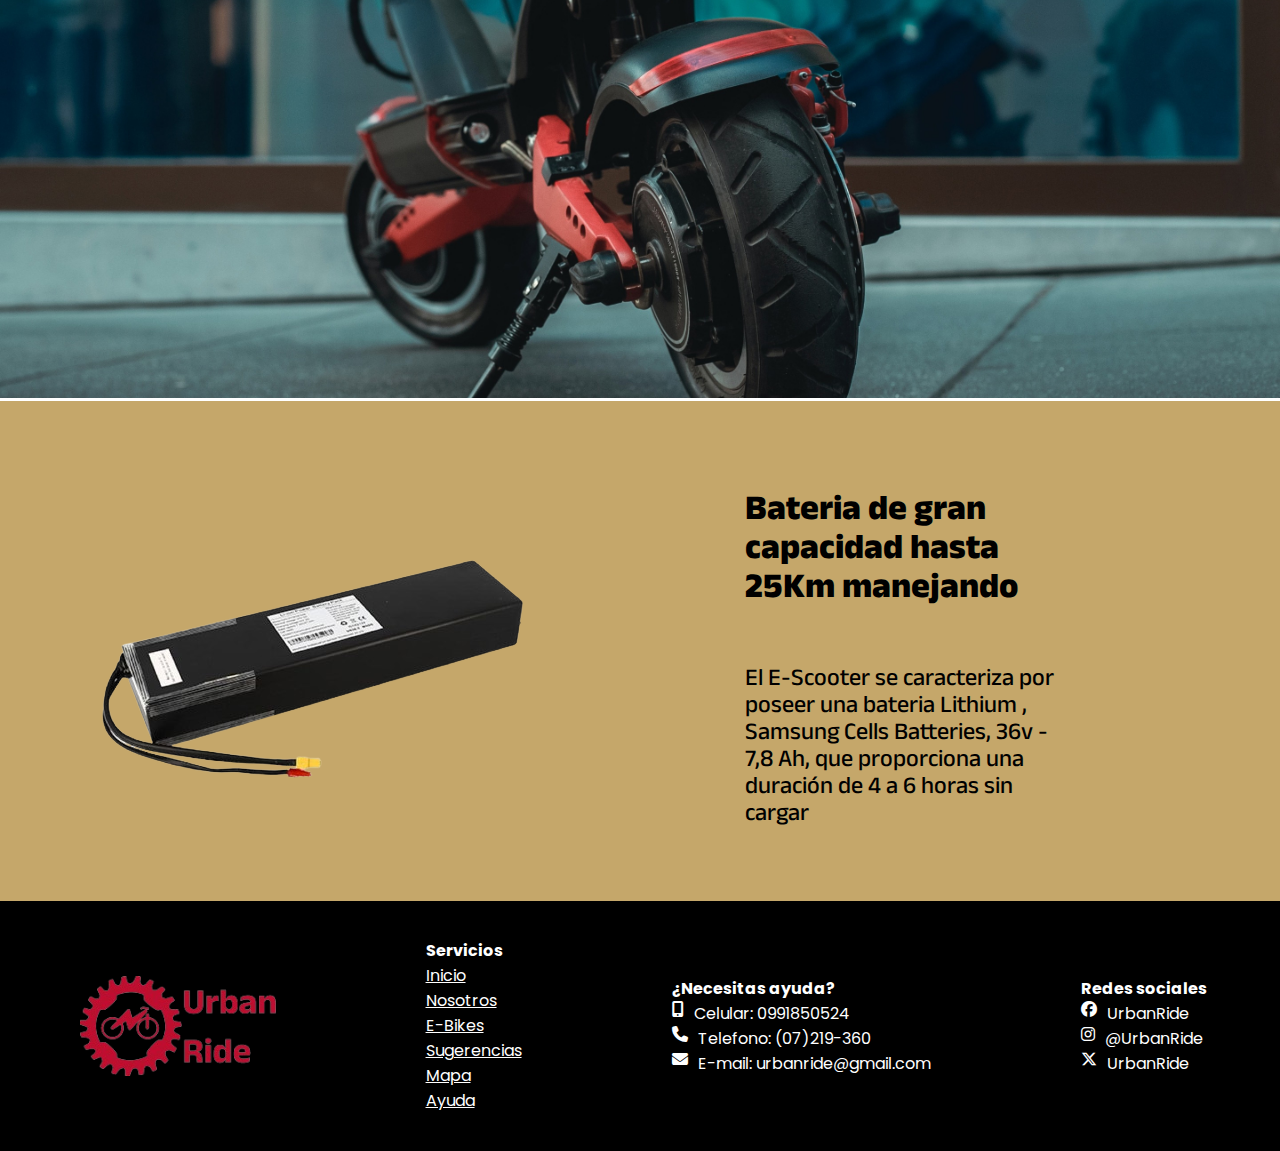
<file: UrbanRide/scooterInfo.html>
<!DOCTYPE html>
<html lang="en">
<head>
    <meta charset="UTF-8">
    <meta name="viewport" content="width=device-width, initial-scale=1.0">
    <link rel="stylesheet" type="text/css" href="css/scooterInfoEstilo.css">
    <link rel="stylesheet" href="https://cdnjs.cloudflare.com/ajax/libs/font-awesome/6.4.2/css/all.min.css">
    <title>UrbanRide - eBikes</title>
</head>
<body>

    <!-- Cabecera principal y menu de navegacion-->
    <header class="cabeceraPrincipal">
        <img class="logoWh" src="images/logoWh.png">
        <nav class="menuPrincipal">
            <a href="inicio.html">Inicio</a>
            <a href="nosotros.html">Nosotros</a>
            <a href="eBikes.html">E-Bikes</a>
            <a href="">Sugerencias</a>
            <a href="">Mapa</a>
            <a href="">Ayuda</a>
            <a href="login.html"><i class="fa-solid fa-user"></i> Cuenta</a>
        </nav>
    </header>

    <!-- Contenido de la pagina web-->

    <article class="eScooter">
        <img src="images/eScooter.jpg">
        <h2>E-Scooter</h2>
    </article>

    <section class="information">
        <article class="info1">
            <h3>Modos de asistencia para diferentes lugares</h3>
            <section class="cards">
                <article class="infoCard">
                    <img src="images/info1Card.png">
                    <h4>Modo ecológico</h4>
                    <p>Ayuda a pedalear con un 50% de energía eléctrica, que asume asistencia de largo kilometraje</p>
                </article>
                <article class="infoCard">
                    <img src="images/info1Card.png">
                    <h4>Modo equilibrio</h4>
                    <p>Ayuda a pedalear con el 100% de energía eléctrica, lo que equilibra la energía eléctrica con la humana</p>
                </article>
            </section>    
        </article>

        <article class="info2">
            <img src="images/scooterInfo/info2.jpg">
            <p>Motor de gran potencia de 200W</p>
        </article>
    
        <article class="info3">
            <img src="images/scooterInfo/info3.jpg">
        </article>
    
        <article class="info4">
            <img src="images/scooterInfo/info4.png">
            <section>
                <h3>Bateria de gran capacidad hasta 25Km manejando</h3>
                <p>El E-Scooter  se caracteriza por poseer una bateria Lithium , Samsung Cells Batteries, 36v - 7,8 Ah, 
                    que proporciona una duración de 4 a 6 horas sin cargar</p>
            </section>
        </article>
    </section>

    

    <!-- Pie de pagina -->

    <footer class="piePag">
        <img src="images/logoRd.png">
        <section>
            <h4>Servicios</h4>
            <a href="">Inicio</a>
            <a href="">Nosotros</a>
            <a href="">E-Bikes</a>
            <a href="">Sugerencias</a>
            <a href="">Mapa</a>
            <a href="">Ayuda</a>
        </section>
        <section>
            <h4>¿Necesitas ayuda?</h4>
            <a class="Cuenta">
                <i class="fa-solid fa-mobile-screen-button" style="color: #ffffff;"></i> Celular: 0991850524
            </a>
            <a class="Cuenta">
                <i class="fa-solid fa-phone" style="color: #ffffff;"></i> Telefono: (07)219-360
            </a>
            <a class="Cuenta">
                <i class="fa-solid fa-envelope" style="color: #ffffff;"></i> E-mail: urbanride@gmail.com
            </a>
        </section>
        <section>
            <h4>Redes sociales</h4>
            <a>
                <i class="fa-brands fa-facebook" style="color: #ffffff;"></i></i> UrbanRide
            </a>
            <a>
                <i class="fa-brands fa-instagram" style="color: #ffffff;"></i> @UrbanRide
            </a>
            <a>
                <i class="fa-brands fa-x-twitter" style="color: #ffffff;"></i> UrbanRide
            </a>
        </section>
    </footer>
</body>
</html>
</file>
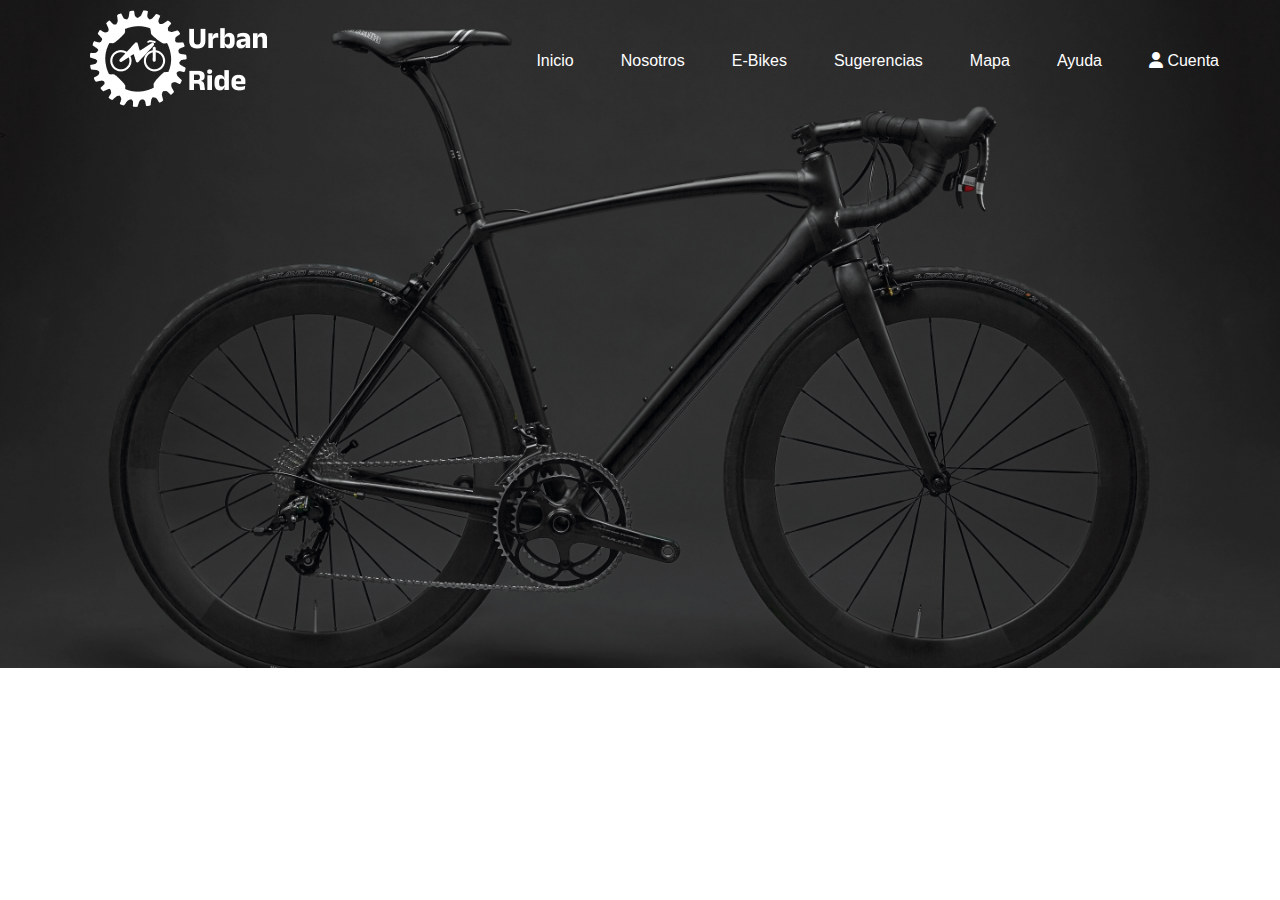
<file: UrbanRide/test.html>
<!DOCTYPE html>
<html>
<head>
	<meta charset="utf'8">
	<meta name="viewport" content="wifth=device'width,
	intial'scale=1">
	<link rel="stylesheet" type="text/css" href="css/inicioEstilos.css">
	<link rel="stylesheet" href="https://cdnjs.cloudflare.com/ajax/libs/font-awesome/6.4.2/css/all.min.css">
    <script src="https://code.jquery.com/jquery-3.6.4.min.js"></script>
</head>
<body>
    <main class="principal">
        <header class="cabeceraPrincipal">
            <img class="logoWh" src="images/logoWh.png">
            <nav class="menuPrincipal">
                <a href="inicio.html">Inicio</a>
                <a href="nosotros.html">Nosotros</a>
                <a href="eBikes.html">E-Bikes</a>
                <a href="">Sugerencias</a>
                <a href="#mapa">Mapa</a>
                <a href="Ayuda.html">Ayuda</a>
                <article class="menuCuenta">
                    <a href="#" id="cuentaDropdown"><i class="fa-solid fa-user"></i> Cuenta</a>
                    <article class="cuentaDropdown">
                        <a href="">Configuracion</a>
                        <a href="">Reservas</a>
                        <a href="">Historial</a>
                        <a href="">Pagos</a>
                        <a href="">Cerrar sesion</a>
                    </article>
                </article>
                
            </nav>
        </header>
</body>
<script>
    $(document).ready(function(){
        $("#cuentaDropdown").click(function(){
            $(".cuentaDropdown").toggleClass("activo");
        });
    });
    </script>

</html>>
</file>
<file: UrbanRide/css/alquiler.css>
@import url('https://fonts.googleapis.com/css2?family=Anek+Latin:wght@300&family=Poppins:wght@100;400;500;800&display=swap');

/*Estilo de la cabecera y Menu de navegacion*/

* {
    padding: 0;
    margin: 0;
}

.cabeceraPrincipal {
    background: black;
    display: flex;
    align-items: center;
    justify-content: space-between;
    color: black;
    padding: 10px;
}

.menuPrincipal {
    display: flex;
    align-items: center;
}

.menuPrincipal a {
    color: #FFFFFF;
    text-decoration: none;
    margin-right: 49px;
    justify-content: flex-end;
    font-family: 'Poppins', sans-serif;
    font-weight: 400;
}

.logoWh {
    margin-left: 80px;
}

.menuPrincipal a:hover {
    color: #BE0F30;
    border-bottom: 2px solid #BE0F30;
    transition: .4s;
}

button {
    background: none;
    color: #FFFFFF;
    display: flex;
    align-items: center;
    width: 106px;
    height: 40px;
    border: none;
    box-shadow: none;
    padding: 0;
    position: relative;
}

.fa-user {
    margin-right: 5px;
    position: absolute;
    left: -14px;
}

/* Estilos del contenido de la pagina */

.eBike {
    position: relative;
}

.eBike img {
    width: 100%;
    margin: 0;
}

.logo {
    position: absolute;
    top: 50%; 
    left: 50%; 
    transform: translate(-50%, -50%); 
    max-width: 50%; 
    z-index: 2; 
}

.titulos h3 {
    text-align: center;
    color: black; 
    font-family: 'Anek Tamil', sans-serif;
    font-size: 30px;
    margin: 40px;
}

.rent {
    margin: 20px;
    display: flex;
    justify-content: space-between;
}

.form-group {
    margin-bottom: 20px;
    margin-left: 75px;
    width: 100%;
}

label {
    display: block;
    margin-bottom: 5px;
    color: black; 
    font-family: 'Poppins', sans-serif;
}

input,
select {
    width: 100%;
    padding: 10px;
    border: 1px solid #ccc;
    border-radius: 5px;
    outline: none;
}

button {
    background-color: #BE0F30;
    font-family: 'Anek Tamil', sans-serif;
    font-size: 15px;
    font-weight: 600;
    color: #000000;
    padding: 10px 20px;
    border: none;
    border-radius: 20px;
    margin-left: 30px; 
}

button:hover {
    background-color: #94162d;
}



/* Estilo para la sección de resultados */
.resultados {
    font-family: 'Anek Tamil', sans-serif;
    display: flex;
    flex-direction: column;
    margin-top: 20px;
}

/* Estilo para cada tarjeta de bicicleta */
.bikeCard {
    width: 500px;
    margin: 10px;
    border: 1px solid #ccc;
    border-radius: 10px;
    padding: 1em 90px;
    text-align: center;
    background-color: #fff;
    box-shadow: 0 4px 8px rgba(0, 0, 0, 0.1);
}

/* Estilo para la imagen de la bicicleta */
.bikeCard img {
    max-width: 100%;
    height: auto;
    border-radius: 5px;
    margin-bottom: 10px;
}

/* Estilo para cada propiedad dentro de la tarjeta */
.bikeCard p {
    margin: 5px 0;
}
</file>
<file: UrbanRide/css/ayudaEstilos.css>
@import url('https://fonts.googleapis.com/css2?family=Anek+Tamil:wght@300&family=Inter&family=Roboto&display=swap');
@import url('https://fonts.googleapis.com/css2?family=Darker+Grotesque:wght@300&display=swap');
*{
	padding: 0;
	margin: 0;
}

.principal{
    background-image: url('../images/imgAyuda.png');
    background-size: 100%;
    background-position: start;
    background-repeat: no-repeat;
    height: 790px;
    font-family: 'Anek Tamil', sans-serif;
    font-family: 'Inter', sans-serif;
    font-family: 'Roboto', sans-serif;
    font-family: 'Darker Grotesque', sans-serif;
}

.cabeceraPrincipal {
    display: flex;
    align-items: center;
    justify-content: space-between;
    color: black;
    padding: 10px;
    margin-right: 20px;
}

.menuPrincipal {
    font-family: 'Poppins', sans-serif;
    display: flex;
    align-items: center;
}

.logoWh {
    margin-left: 80px;
}

.menuPrincipal a {
    padding: 0.5em 1em;
    margin-right: 15px;
    text-decoration: none;
    color: #FFFFFF;
    font-weight: 400;
}

.menuPrincipal .menuCuenta {
    margin-left: auto;
    display: flex;
    align-items: center;
    position: relative; 
}

.menuPrincipal button{
    padding: 0em 2em;
	text-decoration: none;
}

.menuPrincipal button:hover{
    color: #BE0F30;
	border-bottom: solid 2px #BE0F30;
}

.menuPrincipal a:hover{
	color: #BE0F30;
	border-bottom: solid 2px #BE0F30;
}


/*Prueba menu desplegable*/

.menuCuenta a:hover{
    border-bottom: none;
}
.cuentaDropdown {
    display: none;
    position: absolute;
    top: 100%; 
    right: 0; 
    background-color: #BE0F30;
    box-shadow: 0 8px 16px rgba(0, 0, 0, 0.2);
    z-index: 1;
    flex-direction: column;
    border-radius: 10px;
}

.menuCuenta:hover .cuentaDropdown {
    display: flex;
    flex-direction: column;
    align-items: flex-start;
}

.menuCuenta .cuentaDropdown.activo {
    display: flex; 
    flex-direction: column; 
    align-items: flex-start; 
}

.cuentaDropdown a:hover {
    color: #000;
}

.Frase {
    color: #FFFFFF;
    display: flex;
    flex-direction: column;
    align-items: center;
    width: 970px;
    height: 361px;
    flex-shrink: 0;
    border-radius: 20px;
    background: rgba(0, 0, 0, 0.62);
    backdrop-filter: blur(7.5px); 
    margin: auto;
    margin-top: 120px; 

   
}
.Frase h1 {
    margin: 0.8em 0em 0em 0em;
    font-size: 3.5em;
    font-size: 64px; 
    font-weight: 600; 
    font-family: 'Anek Tamil', sans-serif;}

.Barra{
    margin-top: 40px;
    padding-top: 0.6em;
    padding-left: 30px;
    padding-right: 30px;
    background-color: #FFF;
    border-radius: 30px;
    width: 695.528px;
    height: 47px;
    flex-shrink: 0;
    display: flex;
    justify-content: space-between;
}

.Barra i{
    font-size: xx-large;
}
</file>
<file: UrbanRide/css/bikeInfoEstilos.css>
@import url('https://fonts.googleapis.com/css2?family=Anek+Latin:wght@300&family=Poppins:wght@100;400;500;800&display=swap');

/*Estilo de la cabecera y Menu de navegacion*/

* {
    padding: 0;
    margin: 0;
}

.cabeceraPrincipal {
    background: black;
    display: flex;
    align-items: center;
    justify-content: space-between;
    color: black;
    padding: 10px;
}

.menuPrincipal {
    display: flex;
    align-items: center;
}

.menuPrincipal a {
    color: #FFFFFF;
    text-decoration: none;
    margin-right: 49px;
    justify-content: flex-end;
    font-family: 'Poppins', sans-serif;
    font-weight: 400;
}

.logoWh {
    margin-left: 80px;
}

.menuPrincipal a:hover {
    color: #BE0F30;
    border-bottom: 2px solid #BE0F30;
    transition: .4s;
}

button {
    background: none;
    color: #FFFFFF;
    display: flex;
    align-items: center;
    width: 106px;
    height: 40px;
    border: none;
    box-shadow: none;
    padding: 0;
    position: relative;
}

.fa-user {
    margin-right: 5px;
    position: absolute;
    left: -14px;
}

/* Estilos del contenido de la pagina */

.eBike {
    position: relative;
}

.eBike img,
.info2 img,
.info3 img {
    width: 100%;
    margin: 0;
}

.eBike h2 {
    position: absolute;
    top: 65px;
    /* Ajusta según sea necesario para la posición vertical */
    left: 110px;
    /* Ajusta según sea necesario para la posición horizontal */
    color: #FFFFFF;
    font-family: 'Anek Latin', sans-serif;
    margin: 0;
    font-weight: 700;
    font-size: 100px;
    /*Difuminado del titulo*/
    background: rgba(70, 67, 67, 0.54);
    border-radius: 10px;
}

.information {
    font-family: 'Anek Latin', sans-serif;
}

.info1 {
    background-color: #282828;
}

.cards {
    display: flex;
    justify-content: space-between;
}

.info1 h3 {
    color: #FFFFFF;
    text-align: center;
    padding: 15px;
    font-size: 400;
}

.infoCard {
    background-color: #282828;
    text-align: center;
    width: 80%;
    margin: 10px;
    border-radius: 10px;
    padding: 15px 100px;

}

.infoCard h4 {
    color: #C5A76A;
    font-weight: 600;
}

.infoCard p {
    color: #FFFFFF;
    font-weight: 100;
}

.info2 {
    position: relative;
}

.info2 p {
    position: absolute;
    top: 40px;
    left: 110px;
    color: #282828;
    font-weight: 800;
    font-size: 50px;
    text-align: left;
    width: 300px;
}

.info4 {
    background-color: #C5A76A;
    align-items: center;
    display: flex;
    justify-content: space-between;
    height: 400px;
}

.info4 section {
    text-align: left;
    display: flex;
    flex-direction: column;
    align-items: center;
}

.info4 section h3 {
    align-items: center;
    text-align: start;
    color: #000;
    font-family: 'Anek Tamil', sans-serif;
    font-size: 45px;
    font-style: normal;
    font-weight: 600;
    line-height: normal;
    margin-right: 80px;
    padding-left: 70px;

}

.info4 section p {
    align-items: center;
    text-align: start;
    padding: 0px;
    color: #000;
    font-family: 'Anek Tamil', sans-serif;
    font-size: 25px;
    font-style: normal;
    font-weight: 400;
    line-height: normal;
    margin-right: 80px;
    padding-left: 70px;
    padding-top: 2px;
}

.info4 img{
    margin-left: 80px;
}


/*Estilos del Pie de Pagina*/

.piePag {
    background: black;
    display: flex;
    height: 250px;
    align-items: center;
}

.piePag a {
    display: flex;
    margin-left: 150px;
    color: #FFFFFF;
    font-family: 'Poppins', sans-serif;

}

.piePag img {
    height: 100px;
    margin-left: 80px;
}

.piePag h4 {
    color: #FFFFFF;
    display: flex;
    margin-left: 150px;
    font-family: 'Poppins', sans-serif;
}

.piePag i {
    display: flex;
    padding-bottom: 6px;
    padding-right: 10px;
    margin-left: 0px;
}
</file>
<file: UrbanRide/css/eBikesEstilos.css>
@import url('https://fonts.googleapis.com/css2?family=Anek+Latin:wght@300&family=Poppins:wght@100;400;500;800&display=swap');

/*Estilo de la cabecera y Menu de navegacion*/

*{
	padding: 0;
	margin: 0;
}


.cabeceraPrincipal {
    background: black;
    display: flex;
    align-items: center;
    justify-content: space-between;
    color: black;
    
}
.menuPrincipal{
    font-family: 'Poppins', sans-serif;;
}

.logoWh {
    margin-left: 80px;
}

.menuPrincipal a{
    padding: 0em 2em;
	text-decoration: none;
    color: #FFFFFF; 
    font-weight: 400;
}

.menuPrincipal button{
    padding: 0em 2em;
	text-decoration: none;
}

.menuPrincipal button:hover{
    color: #BE0F30;
	border-bottom: solid 2px #BE0F30;
}

.menuPrincipal a:hover{
	color: #BE0F30;
	border-bottom: solid 2px #BE0F30;
}

/* Estilos del contenido de la pagina */

.eBike,
.eScooter {
    position: relative; 
    padding: 0px;
    margin: 0px;
}

.eBike img,
.eScooter img {
    width: 100%;
    height: 600px;
}

.eBike a, .eScooter a{
    position: absolute;
    bottom: 65px; /* Ajusta según sea necesario para la posición vertical */
    left: 110px; /* Ajusta según sea necesario para la posición horizontal */
    color: #FFFFFF; 
    font-family: 'Anek Latin', sans-serif;
    margin: 0;
    font-weight: 1000;
    font-size: 75px;
    background: rgba(193, 189, 189, 0.17);
    border-radius: 10px;
    text-decoration: none;
}

.eBike a:hover, .eScooter a:hover{
    color: #BE0F30;
	border-bottom: none;
}


/*Estilos del Pie de Pagina*/

.piePag {
    background: black;
    display: flex;
    height: 250px;
    align-items: center;
    margin-top: 0px;
}

.piePag a{
    display: flex;
    margin-left: 150px;
    color: #FFFFFF;
    font-family: 'Poppins', sans-serif;
    
}

.piePag img{
    height: 100px;
    margin-left: 80px;
}

.piePag h4{
    color: #FFFFFF;
    display: flex;
    margin-left: 150px;
    font-family: 'Poppins', sans-serif;
}

.piePag i{
    display: flex;
    padding-bottom: 6px;
    padding-right: 10px;
    margin-left: 0px;
}
</file>
<file: UrbanRide/css/inicioEstilos.css>
@import url('https://fonts.googleapis.com/css2?family=Anek+Tamil:wght@300&family=Inter&family=Roboto&display=swap');
@import url('https://fonts.googleapis.com/css2?family=Darker+Grotesque:wght@300&display=swap');
*{
	padding: 0;
	margin: 0;
    text-decoration: none;
}

.principal{
    background-image: url('../images/bicicleta.png');
    background-size: 100%;
    background-position: start;
    background-repeat: no-repeat;
    height: 790px;
    font-family: 'Anek Tamil', sans-serif;
    font-family: 'Inter', sans-serif;
    font-family: 'Roboto', sans-serif;
    font-family: 'Darker Grotesque', sans-serif;
}

.cabeceraPrincipal {
    display: flex;
    align-items: center;
    justify-content: space-between;
    color: black;
    padding: 10px;
    margin-right: 20px;
}

.menuPrincipal {
    font-family: 'Poppins', sans-serif;
    display: flex;
    align-items: center;
}

.logoWh {
    margin-left: 80px;
}

.menuPrincipal a {
    padding: 0.5em 1em;
    margin-right: 15px;
    text-decoration: none;
    color: #FFFFFF;
    font-weight: 400;
}

.menuPrincipal .menuCuenta {
    margin-left: auto;
    display: flex;
    align-items: center;
    position: relative; 
}

.menuPrincipal button{
    padding: 0em 2em;
	text-decoration: none;
}

.menuPrincipal button:hover{
    color: #BE0F30;
	border-bottom: solid 2px #BE0F30;
}

.menuPrincipal a:hover{
	color: #BE0F30;
	border-bottom: solid 2px #BE0F30;
}


/*Prueba menu desplegable*/

.menuCuenta a:hover{
    border-bottom: none;
}
.cuentaDropdown {
    display: none;
    position: absolute;
    top: 100%; 
    right: 0; 
    background-color: #BE0F30;
    box-shadow: 0 8px 16px rgba(0, 0, 0, 0.2);
    z-index: 1;
    flex-direction: column;
    border-radius: 10px;
}

.menuCuenta:hover .cuentaDropdown {
    display: flex;
    flex-direction: column;
    align-items: flex-start;
}

.menuCuenta .cuentaDropdown.activo {
    display: flex; 
    flex-direction: column; 
    align-items: flex-start; 
}

.cuentaDropdown a:hover {
    color: #000;
}

.Frase {
    color: #FFFFFF;
    display: flex;
    width: 988px;
    flex-direction: column;
    align-items: center;
    gap: 110px; 
    border-radius: 20px;
    background: rgba(0, 0, 0, 0.15);
    backdrop-filter: blur(5px);
    margin: auto;
    margin-top: 120px; 
}
.Frase h1 {
    margin: 0.8em 0em 0em 0em;
    font-size: 3.5em;
    font-size: 64px; 
    font-weight: 600; 
    font-family: 'Anek Tamil', sans-serif;}
.Frase h2 {
    margin: -1.7em 3em;
    font-size: 3.5em;
    font-size: 64px; 
    font-weight: 600;
    font-family: 'Anek Tamil', sans-serif;}
.Frase p{
    color: #FFF;
    text-align: center;
    font-family: 'Anek Tamil', sans-serif;    
    font-size: 40px;
    font-style: normal;
    font-weight: 400;
    line-height: normal; 
    margin: 0em 0em 1.3em 0em;
}

.titulosPage{
	margin: 250px 160px -240px 160px;
	text-align: center;
    font-family: 'Roboto', sans-serif;
}

.servicios{
	margin: 240px 140px -220px 140px;
	text-align: center;
    font-family: 'Roboto', sans-serif;
}

.titulosPage h3{
    color: #BE0F30;
    text-align: center;
    font-family: Roboto;
    font-size: 48px;
    font-style: normal;
    font-weight: 400;
    line-height: normal; 
}
.titulosPage h4{
    color: var(--primario2, #000);
    text-shadow: 0px 4px 4px rgba(0, 0, 0, 0.25); 
    font-family: Roboto;
    font-size: 32px;
    font-style: normal;
    font-weight: 400;
    line-height: normal; 
}

.servicios{
    width: 80%;
	display: flex;
    justify-content: center;
}
.itemCard{
    border-radius: 25px;
    background: #282828;
    box-shadow: 0px 4px 4px 0px rgba(0, 0, 0, 0.25);
	width: 23%;
	margin: 1em;
    height: 250px;
    display: flex;
    flex-direction: column;
    align-items: center;
    justify-content: center;
}

.itemCard h5{
    display: flex;
    width: 133px;
    height: 49px;
    flex-direction: column;
    justify-content: center;
    color: #FFF;
    text-align: center;
    font-family: Roboto;
    font-size: 22px;
    font-style: normal;
    font-weight: 400;
    line-height: normal; 
}

.logos{
    margin-top: 270px;
    display: flex;
    width: 100%;
    align-items: center;
    justify-content: center;
    display: inline-flex;
    height: 180px;
    align-items: flex-start;
    gap: 146px;
    flex-shrink: 0; 
    background: #C5A76A;
    padding-top: 10px;
    padding-bottom: 10px;
}

.noticias .noticia1{
    display: flex;
    align-items: center;
    margin-top: 2em;
    margin-right: 250px;
    margin-left: 130px;
    font-family: 'Inter', sans-serif;
    font-size: 20px;
}

.noticias .noticia2{
    display: flex;
    align-items: center;
    margin-right: 190px;
    margin-left: 130px;
    text-align: right;
    font-family: 'Inter', sans-serif;
    font-size: 20px;
    font-style: normal;
    font-weight: 400;
    line-height: normal; 
    text-align: right;  
}

.noticias .noticia3{
    text-decoration: none;
    display: flex;
    align-items: center;
    margin-right: 250px;
    margin-left: 130px;
    font-family: 'Inter', sans-serif;
    font-size: 20px;
}

.lugar{
    width: 100%;
    margin-top: 4em;
    padding-bottom: 5em;
    color: #FFFFFF;
    background-color: #282828;
    flex-direction: column;
}

.imglugar{
    display: flex;
}

.lugar h1{
	text-align: center;
    font-family: 'Roboto', sans-serif;
    padding-top: 15px;
    display: flex;
    flex-direction: column;
    justify-content: center;
    flex-shrink: 0;
    color: var(--primario2, #FFF);
    font-size: 36px;
    font-style: normal;
    font-weight: 500;
    line-height: normal;
    backdrop-filter: blur(2px); 
}

.lugar h2{
	text-align: center;
    font-family: 'Darker Grotesque', sans-serif;
    color: #FFF;
    font-size: 36px;
    font-style: normal;
    font-weight: 500;
    line-height: normal;
    backdrop-filter: blur(2px); 
}

.lugar1{
    margin: 0em 6.4em 0em 11em;
}

.lugar1, .lugar2{
    display: flex;
    align-items: center;
    margin-top: 2.5em;
    height: 350px;
    padding: 17px 23px 18px 15px;
    align-items: flex-end;
    gap: 17px;
    border-radius: 15px;
    background: var(--primario2, #FFF); 
}

.lugar1 p{
    display: flex;
    width: 222px;
    height: 340px;
    flex-direction: column;
    justify-content: center;
    color: #000;
    text-align: justify;
    font-family: 'Darker Grotesque', sans-serif;
    font-size: 23px;
    font-style: normal;
    font-weight: 700;
    line-height: normal; 
}

.lugar2 p{
    display: flex;
    width: 222px;
    height: 340px;
    flex-direction: column;
    justify-content: center;
    color: #000;
    text-align: justify;
    font-family: 'Darker Grotesque', sans-serif;
    font-size: 23px;
    font-style: normal;
    font-weight: 700;
    line-height: normal; 
}

.mapa{
    width: 100%;
    height: 700px;
}

.mapa h1{
    margin: 1em 0em 1em 0em;
    flex-shrink: 0;
    color: var(--primario1, #BE0F30);
    text-align: center;
    font-family: Roboto;
    font-size: 40px;
    font-style: normal;
    font-weight: 600;
    line-height: normal;
    backdrop-filter: blur(2px); 
}



.piePag {
    background: black;
    display: flex;
    height: 250px;
    align-items: center;
}

.piePag a{
    display: flex;
    margin-left: 150px;
    color: #FFFFFF;
    font-family: 'Poppins', sans-serif;
    
}

.piePag img{
    height: 100px;
    margin-left: 80px;
}

.piePag h4{
    color: #FFFFFF;
    display: flex;
    margin-left: 150px;
    font-family: 'Poppins', sans-serif;
}

.piePag i{
    display: flex;
    padding-bottom: 6px;
    padding-right: 10px;
    margin-left: 0px;
}

.gmap_canvas{
    display: flex;
    justify-content: end;
    width: 100%;
    
}
</file>
<file: UrbanRide/css/login.css>
@import url('https://fonts.googleapis.com/css2?family=Anek+Tamil:wght@300&family=Inter&family=Roboto&display=swap');

body {
    background-color: #D9D9D9;
}

.loginContainer {
    background-color: #282828;
    display: flex;
    margin-left: 180px;
    margin-right: 170px;
    margin-top: 25px;
    border-radius: 15px;
    height: 600px;
    box-shadow: 0 16px 10px rgba(0, 0, 0, 0.1);
}

.loginContainer img {
    border-bottom-left-radius: 15px;
    border-top-left-radius: 15px;
    flex: 1; /* La imagen ocupará la mitad del ancho */
}

.registro {
    padding: 10px;
    margin: 25px 65px;
    flex: 1; /* La sección de registro ocupará la otra mitad del ancho */
    display: flex;
    flex-direction: column;
    position: relative;
}

.registro h2 {
    font-family: 'Anek Tamil', sans-serif;
    color: #fff;
    font-size: 40px;
    font-weight: 600;
    line-height: 0.2;
    margin-bottom: 10px;
}

.registro h3 {
    font-family: 'Anek Tamil', sans-serif;
    color: #BE0F30;
    font-size: 20px;
    line-height: 0.2;
    margin-bottom: 50px;
}

.input {
    margin-bottom: 20px;
    display: flex;
    flex-direction: column;
}

.input label {
    font-family: 'Poppins', sans-serif;
    color: #fff;
    margin-bottom: 5px;
}

.input input {
    background-color: #D9D9D9;
    padding: 10px;
    font-family: 'Poppins', sans-serif;
    border-radius: 10px;
    outline: none;
    transition: border-color 0.3s ease;
    border: 0;
}

.input input:focus {
    border: 2px solid #BE0F30;
}

.createAccount {
    font-family: 'Anek Tamil', sans-serif;
    color: #fff;
    position: absolute;
    bottom: 0;
    right: 20px;
}


.boton {
    background-color: #BE0F30;
    padding: 8px 20px;
    font-family: 'Anek Tamil', sans-serif;
    color: #000;
    font-size: 20px;
    font-weight:900;
    border-radius: 30px;
    border: none;
    box-shadow: 0 4px 8px rgba(0, 0, 0, 0.2); 
    margin: 30px 260px;
}

.boton button:hover {
    background-color: #94162d;
}

.createAccount {
    font-family: 'Anek Tamil', sans-serif;
    display: flex;
    position: absolute;
    bottom: 0;
    right: 50px;
    justify-content: flex-end;
    align-items: center; 

}

.createAccount {
    font-family: 'Anek Tamil', sans-serif;
    color: #fff;
    position: absolute;
    bottom: 150px; 
    right: 20px; 
}

.createAccount a{
    color: #BE0F30; 
    padding-left: 3px;
}

.createAccount a:hover {
    transition: .4s;
}
</file>
<file: UrbanRide/css/nosotrosEstilos.css>
@import url('https://fonts.googleapis.com/css2?family=Anek+Latin:wght@300&family=Poppins:wght@100;400;500;800&display=swap');

*{
    margin: 0;
}

.cabeceraPrincipal {
    background: black;
    display: flex;
    align-items: center;
    justify-content: space-between;
    color: black;
    padding: 10px;
}
.menuPrincipal{
    font-family: 'Poppins', sans-serif;;
}

.logoWh {
    margin-left: 80px;
}

.menuPrincipal a{
    padding: 0em 2em;
	text-decoration: none;
    color: #FFFFFF; 
    font-weight: 400;
}

.menuPrincipal button{
    padding: 0em 2em;
	text-decoration: none;
}

.menuPrincipal button:hover{
    color: #BE0F30;
	border-bottom: solid 2px #BE0F30;
}

.menuPrincipal a:hover{
	color: #BE0F30;
	border-bottom: solid 2px #BE0F30;
}

.info1 {
    margin-left: 80px;
    margin-top: 50px;
    display: flex;
    align-items: center;
}

p{
    margin-left: 30px;
    margin-right: 80px;
    font-size: 30px;
    font-family: 'Anek Latin', sans-serif;
}

h3{
    margin-left: 30px;
    font-size: 40px;
    font-family: 'Anek Latin', sans-serif;
    padding-bottom: 15px;
}

.info2{
    text-align: center;
    background: #C5A76A;
    height: 740px;
    margin-top: 30px;
}

.info2 img{
    border-radius: 50px;
    height: 450px;
    box-shadow: 0px 4px 4px 0px rgba(0, 0, 0, 0.25);
    width: 800px;
    padding-top: 25px;
}

.info2 h3{
    padding-top: 40px;
}

.info2 p{
    margin-left: 80px;
    margin-right: 80px;
    text-align: center;
}

.piePag {
    background: black;
    display: flex;
    height: 250px;
    align-items: center;
}

.piePag a{
    display: flex;
    margin-left: 150px;
    color: #FFFFFF;
    font-family: 'Poppins', sans-serif;
    
}

.piePag img{
    height: 100px;
    margin-left: 80px;
}

.piePag h4{
    color: #FFFFFF;
    display: flex;
    margin-left: 150px;
    font-family: 'Poppins', sans-serif;
}

.piePag i{
    display: flex;
    padding-bottom: 6px;
    padding-right: 10px;
    margin-left: 0px;
}
</file>
<file: UrbanRide/css/registro.css>
@import url('https://fonts.googleapis.com/css2?family=Anek+Tamil:wght@300&family=Inter&family=Roboto&display=swap');

body {
    background-color: #D9D9D9;
    font-family: 'Inter', sans-serif;
}

.loginContainer {
    background-color: #282828;
    display: flex;
    border-radius: 15px;
    height: 770px;
    box-shadow: 0 16px 10px rgba(0, 0, 0, 0.1);
    position: relative;
    width: 80%;
    margin-left: 150px;
}

.loginContainer img {
    border-bottom-left-radius: 15px;
    border-top-left-radius: 15px;
    flex: 1;
}

.registro {
    margin: 15px 65px;
    flex: 1;
    display: flex;
    flex-direction: column;
    position: relative;
}

.registro h2 {
    font-family: 'Anek Tamil', sans-serif;
    color: #fff;
    font-size: 40px;
    font-weight: 600;
    line-height: 0.2;
    margin-bottom: 10px;
}

.registro h3 {
    font-family: 'Anek Tamil', sans-serif;
    color: #BE0F30;
    font-size: 20px;
    line-height: 0.2;
    margin-bottom: 50px;
}

.input{
    margin-bottom: 20px;
    display: flex;
    flex-direction: column;
    width: 100%; /* Ajuste: Ocupa el ancho completo del contenedor */
}

.input label {
    font-family: 'Poppins', sans-serif;
    color: #fff;
    margin-bottom: 5px;
}

.input input, .input select {
    background-color: #D9D9D9;
    padding: 10px;
    font-family: 'Poppins', sans-serif;
    border-radius: 10px;
    outline: none;
    transition: border-color 0.3s ease;
    border: 0;
    width: calc(100% - 20px); /* Ajuste: Resta 20px para dejar espacio en ambos lados */
}

.input input:focus, .input option:hover {
    border: 2px solid #BE0F30;
}

.boton button {
    background-color: #BE0F30;
    padding: 8px 20px;
    font-family: 'Anek Tamil', sans-serif;
    color: #000;
    font-size: 20px;
    font-weight: 900;
    border-radius: 30px;
    border: none;
    box-shadow: 0 4px 8px rgba(0, 0, 0, 0.2);
    margin: 5px 170px;
}

button:hover {
    background-color: #94162d;
}

.login {
    font-family: 'Anek Tamil', sans-serif;
    display: flex;
    position: absolute;
    bottom: 0px;
    right: 30px;
    justify-content: flex-end;
    align-items: center;
    color: #fff;
}

.login a {
    color: #BE0F30;
    padding-left: 3px;
}

.login a:hover {
    transition: .4s;
}
</file>
<file: UrbanRide/css/scooterInfoEstilo.css>
@import url('https://fonts.googleapis.com/css2?family=Anek+Latin:wght@300&family=Poppins:wght@100;400;500;800&display=swap');

/*Estilo de la cabecera y Menu de navegacion*/

*{
	padding: 0;
	margin: 0;
}


.cabeceraPrincipal {
    background: black;
    display: flex;
    align-items: center;
    justify-content: space-between;
    color: black;
    padding: 10px;
}

.menuPrincipal {
    display: flex;
    align-items: center;
}

.menuPrincipal a {
    color: #FFFFFF;
    text-decoration: none;
    margin-right: 49px;
    justify-content: flex-end;
    font-family: 'Poppins', sans-serif;
    font-weight: 400;
}

.logoWh {
    margin-left: 80px;
}

.menuPrincipal a:hover {
    color: #BE0F30; 
    border-bottom: 2px solid #BE0F30; 
    transition: .4s;
}

button {
    background: none;
    color: #FFFFFF;
    display: flex;
    align-items: center;
    width: 106px;
    height: 40px;
    border: none;
    box-shadow: none;
    padding: 0;
    position: relative;
}

.fa-user {
    margin-right: 5px;
    position: absolute;
    left: -14px;
}

/* Estilos del contenido de la pagina */

.eScooter{
    position: relative; 
}

.eScooter img, .info2 img, .info3 img{
    width: 100%;
}

.eScooter h2{
    position: absolute;
    top: 65px; /* Ajusta según sea necesario para la posición vertical */
    left: 110px; /* Ajusta según sea necesario para la posición horizontal */
    color: #BE0F30; 
    font-family: 'Anek Latin', sans-serif;
    margin: 0;
    font-weight: 700;
    font-size: 100px;
}

.information{
    font-family: 'Anek Latin', sans-serif;
}

.info1{
    background-color: #282828;
}

.cards{
    display: flex;
    justify-content: space-between;
}

.info1 h3{
    color: #FFFFFF;
    text-align: center; 
    padding: 15px;
    font-size: 30px;
}

.infoCard {
    background-color: #282828;
    text-align: center;
    width: 80%;
    margin: 10px; 
    border-radius: 10px; 
    padding: 15px 100px;

}

.infoCard h4{
    color: #C5A76A;
    font-weight: 600;
    font-size: 22px;
}

.infoCard p{
    color: #FFFFFF;
    font-weight: 100;
    font-size: 20px;
}

.info2{
    position: relative;
}

.info2 p{
    position: absolute;
    top: 40px;
    left: 110px;
    color: #FFFFFF; 
    font-weight: 600;
    font-size: 50px;
    text-align: left;
    width: 500px;
}

.info4{
    background-color: #C5A76A;
    align-items: center;
    display: flex;
	justify-content: space-between;
}

.info4 section{
    display: flex;
    flex-direction: column;
    align-items: left;
    text-align: left;
    top: 40px;
    margin-right: 30px;
    padding: 1em 175px;
}

.info4 section h3{
	font-size: 35px;
	font-style: normal;
	font-weight: 800;
	padding: 1em 0;
}

.info4 section p{
	font-size: 24px;
	font-style: normal;
	font-weight: 500;
	line-height: normal;
	padding: 1em 0;
}
.info4 img{
    margin-left: 70px;
}


/*Estilos del Pie de Pagina*/

.piePag {
    background: black;
    display: flex;
    height: 250px;
    align-items: center;
}

.piePag a{
    display: flex;
    margin-left: 150px;
    color: #FFFFFF;
    font-family: 'Poppins', sans-serif;
    
}

.piePag img{
    height: 100px;
    margin-left: 80px;
}

.piePag h4{
    color: #FFFFFF;
    display: flex;
    margin-left: 150px;
    font-family: 'Poppins', sans-serif;
}

.piePag i{
    display: flex;
    padding-bottom: 6px;
    padding-right: 10px;
    margin-left: 0px;
}

.piePag a:hover {
    color: #7a7676; 
    border-bottom: none; 
    transition: .4s;
}
</file>
